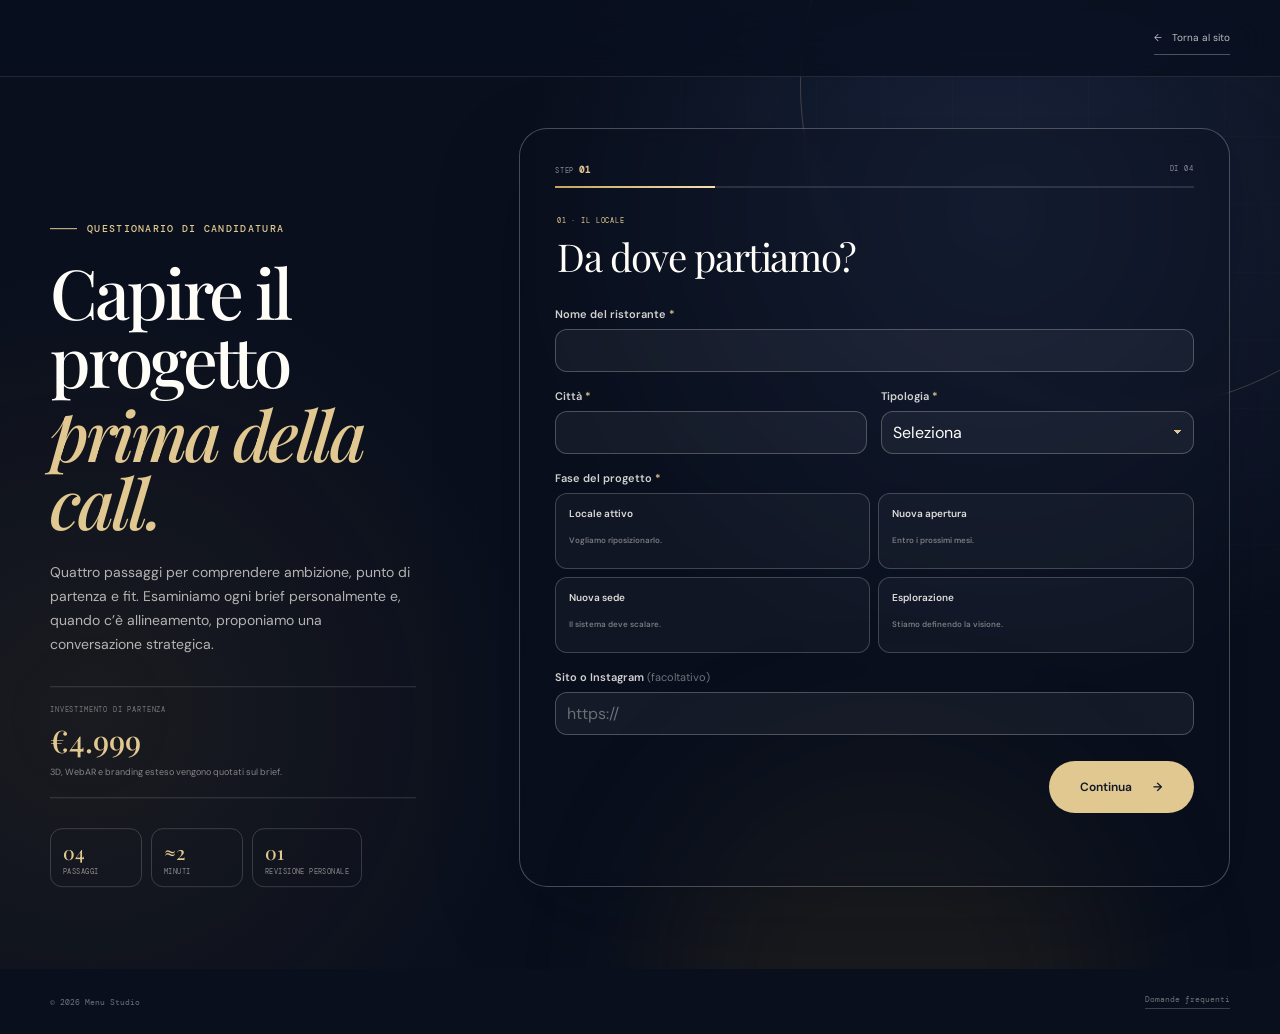
<file: brief.html>
<!doctype html>
<html lang="it">

<head>
  <meta charset="utf-8">
  <meta name="viewport" content="width=device-width, initial-scale=1">
  <meta name="description" content="Questionario di candidatura per un progetto di branding, prodotto digitale, 3D o WebAR dedicato alla ristorazione.">
  <meta name="theme-color" content="#101726">
  <link rel="icon" href="data:,">
  <title>Raccontaci il tuo ristorante | Menu Studio</title>
  <link rel="preconnect" href="https://fonts.googleapis.com">
  <link rel="preconnect" href="https://fonts.gstatic.com" crossorigin>
  <link href="https://fonts.googleapis.com/css2?family=DM+Sans:opsz,wght@9..40,400;9..40,500;9..40,600;9..40,700&family=DM+Mono:wght@400;500&family=Playfair+Display:ital,wght@0,500;0,600;0,700;1,500;1,600&display=swap" rel="stylesheet">
  <link rel="stylesheet" href="landing.css">
</head>

<body class="brief-page">
  <a class="skip-link" href="#questionario">Vai al questionario</a>

  <header class="brief-header">
    <div class="brief-nav shell">
      <a class="brief-back" href="landing.html"><span aria-hidden="true">←</span> Torna al sito</a>
    </div>
  </header>

  <main id="questionario" class="brief-main">
    <div class="contact-light contact-light-one" aria-hidden="true"></div>
    <div class="contact-light contact-light-two" aria-hidden="true"></div>

    <div class="brief-layout shell">
      <div class="brief-intro reveal">
        <p class="eyebrow"><span></span> Questionario di candidatura</p>
        <h1>Capire il progetto <em>prima della call.</em></h1>
        <p>Quattro passaggi per comprendere ambizione, punto di partenza e fit. Esaminiamo ogni brief personalmente e,
          quando c’è allineamento, proponiamo una conversazione strategica.</p>
        <div class="brief-investment"><small>INVESTIMENTO DI PARTENZA</small><strong>€4.999</strong><span>3D, WebAR e branding esteso vengono quotati sul brief.</span></div>
        <div class="questionnaire-meta" aria-label="Informazioni sul questionario">
          <span><b>04</b> passaggi</span><span><b>≈2</b> minuti</span><span><b>01</b> revisione personale</span>
        </div>
      </div>

      <form class="lead-form qualification-form reveal reveal-delay" id="lead-form" data-contact-email="" data-lead-endpoint="https://script.google.com/macros/s/AKfycbysFwHxnrXu6Kh-MZg_fDQzZTTYiA3-_AGlYIdHcUkH9itvbp-AcNV1rB_cIatFtDBUXA/exec">
        <div class="form-progress" role="progressbar" aria-valuemin="1" aria-valuemax="4" aria-valuenow="1" aria-label="Avanzamento questionario" data-form-progressbar>
          <div><span>STEP <b data-form-step-label>01</b></span><i>DI 04</i></div>
          <span class="form-progress-track"><i data-form-progress></i></span>
        </div>

        <input class="honeypot" type="text" name="company_website" tabindex="-1" autocomplete="off" aria-hidden="true">

        <fieldset class="form-step" data-form-step>
          <legend><small>01 · Il locale</small><span>Da dove partiamo?</span></legend>
          <div class="form-row"><label for="restaurant">Nome del ristorante <span aria-hidden="true">*</span></label><input id="restaurant" name="restaurant" type="text" autocomplete="organization" required></div>
          <div class="form-split">
            <div class="form-row"><label for="city">Città <span aria-hidden="true">*</span></label><input id="city" name="city" type="text" autocomplete="address-level2" required></div>
            <div class="form-row"><label for="restaurant-type">Tipologia <span aria-hidden="true">*</span></label><select id="restaurant-type" name="restaurant_type" required><option value="">Seleziona</option><option>Fine dining</option><option>Ristorante premium</option><option>Boutique hotel / resort</option><option>Cocktail bar / lounge</option><option>Format contemporaneo</option><option>Altro</option></select></div>
          </div>
          <div class="form-row"><span class="form-label">Fase del progetto <span aria-hidden="true">*</span></span><div class="option-grid option-grid-two">
            <label class="option-card"><input type="radio" name="stage" value="Riposizionamento di un locale attivo" required><span><b>Locale attivo</b><small>Vogliamo riposizionarlo.</small></span></label>
            <label class="option-card"><input type="radio" name="stage" value="Nuova apertura"><span><b>Nuova apertura</b><small>Entro i prossimi mesi.</small></span></label>
            <label class="option-card"><input type="radio" name="stage" value="Nuova sede o format"><span><b>Nuova sede</b><small>Il sistema deve scalare.</small></span></label>
            <label class="option-card"><input type="radio" name="stage" value="Fase esplorativa"><span><b>Esplorazione</b><small>Stiamo definendo la visione.</small></span></label>
          </div></div>
          <div class="form-row"><label for="website">Sito o Instagram <span class="optional">(facoltativo)</span></label><input id="website" name="website" type="url" placeholder="https://" autocomplete="url"></div>
          <div class="form-actions form-actions-end"><button class="button button-primary" type="button" data-form-next>Continua <span aria-hidden="true">→</span></button></div>
        </fieldset>

        <fieldset class="form-step" data-form-step hidden>
          <legend><small>02 · Ambizione</small><span>Cosa deve cambiare?</span></legend>
          <div class="form-row"><label for="objective">Obiettivo principale <span aria-hidden="true">*</span></label><select id="objective" name="objective" required><option value="">Seleziona l’obiettivo</option><option>Elevare qualità e percezione del locale</option><option>Rendere il brand più riconoscibile</option><option>Preparare una nuova apertura o un rilancio</option><option>Elevare l’esperienza al tavolo</option><option>Presentare meglio piatti e proposta gastronomica</option><option>Costruire un sistema replicabile per più sedi</option></select></div>
          <div class="form-row"><span class="form-label">Cosa vorresti sviluppare? <span aria-hidden="true">*</span></span><div class="option-grid services-grid" data-required-group="services">
            <label class="option-card"><input type="checkbox" name="services" value="Branding e identità"><span><b>Branding</b><small>Strategia e identità.</small></span></label>
            <label class="option-card"><input type="checkbox" name="services" value="Prodotto digitale custom"><span><b>Digital product</b><small>UX, UI e coding.</small></span></label>
            <label class="option-card"><input type="checkbox" name="services" value="Produzione 3D"><span><b>Produzione 3D</b><small>Piatti, oggetti o spazio.</small></span></label>
            <label class="option-card"><input type="checkbox" name="services" value="WebAR"><span><b>WebAR</b><small>Esperienza nel locale.</small></span></label>
            <label class="option-card"><input type="checkbox" name="services" value="Contenuti foto e video"><span><b>Contenuti</b><small>Foto, video e motion.</small></span></label>
            <label class="option-card"><input type="checkbox" name="services" value="Da definire insieme"><span><b>Guidatemi voi</b><small>Definiamo il sistema.</small></span></label>
          </div><small class="group-error" data-group-error hidden>Seleziona almeno un ambito.</small></div>
          <div class="form-row"><label for="assets">Punto di partenza <span aria-hidden="true">*</span></label><select id="assets" name="assets" required><option value="">Seleziona</option><option>Brand già solido, vogliamo elevarlo</option><option>Identità professionale ma poco distintiva</option><option>Immagine frammentata e incoerente</option><option>Serve ripartire dalle fondamenta</option></select></div>
          <div class="form-actions"><button class="button button-ghost" type="button" data-form-back><span aria-hidden="true">←</span> Indietro</button><button class="button button-primary" type="button" data-form-next>Continua <span aria-hidden="true">→</span></button></div>
        </fieldset>

        <fieldset class="form-step" data-form-step hidden>
          <legend><small>03 · Fit</small><span>Investimento e tempi.</span></legend>
          <div class="form-row"><span class="form-label">Investimento previsto <span aria-hidden="true">*</span></span><div class="option-grid budget-grid">
            <label class="option-card"><input type="radio" name="budget" value="€4.999–€10.000" required><span><b>€4.999–10.000</b><small>Esperienza digitale core.</small></span></label>
            <label class="option-card"><input type="radio" name="budget" value="€10.000–€15.000"><span><b>€10.000–15.000</b><small>Sistema più esteso.</small></span></label>
            <label class="option-card"><input type="radio" name="budget" value="€15.000–€25.000"><span><b>€15.000–25.000</b><small>Brand, 3D o WebAR.</small></span></label>
            <label class="option-card"><input type="radio" name="budget" value="Oltre €25.000"><span><b>Oltre €25.000</b><small>Esperienza completa.</small></span></label>
            <label class="option-card option-card-wide"><input type="radio" name="budget" value="Da definire"><span><b>Da definire insieme</b><small>Conosciamo l’ambizione, non ancora il perimetro.</small></span></label>
          </div></div>
          <div class="form-split">
            <div class="form-row"><label for="timeline">Quando vorreste iniziare? <span aria-hidden="true">*</span></label><select id="timeline" name="timeline" required><option value="">Seleziona</option><option>Il prima possibile</option><option>Entro 1–3 mesi</option><option>Entro 3–6 mesi</option><option>Oltre 6 mesi</option><option>Sto raccogliendo informazioni</option></select></div>
            <div class="form-row"><label for="role">Il tuo ruolo <span aria-hidden="true">*</span></label><select id="role" name="role" required><option value="">Seleziona</option><option>Titolare / decisore</option><option>Socio / decisione condivisa</option><option>Marketing / comunicazione</option><option>Sto raccogliendo informazioni per il team</option></select></div>
          </div>
          <div class="form-actions"><button class="button button-ghost" type="button" data-form-back><span aria-hidden="true">←</span> Indietro</button><button class="button button-primary" type="button" data-form-next>Continua <span aria-hidden="true">→</span></button></div>
        </fieldset>

        <fieldset class="form-step" data-form-step hidden>
          <legend><small>04 · Contatto</small><span>Dove possiamo risponderti?</span></legend>
          <div class="form-split">
            <div class="form-row"><label for="name">Nome e cognome <span aria-hidden="true">*</span></label><input id="name" name="name" type="text" autocomplete="name" required></div>
            <div class="form-row"><label for="email">Email <span aria-hidden="true">*</span></label><input id="email" name="email" type="email" autocomplete="email" required></div>
          </div>
          <div class="form-row"><label for="phone">Telefono / WhatsApp <span class="optional">(facoltativo)</span></label><input id="phone" name="phone" type="tel" autocomplete="tel"></div>
          <div class="form-row"><label for="message">Cosa dovremmo sapere della tua visione?</label><textarea id="message" name="message" rows="4" placeholder="Raccontaci il concept, l’atmosfera o ciò che oggi non rappresenta abbastanza il locale…"></textarea></div>
          <label class="privacy-check"><input type="checkbox" name="privacy" required><span>Accetto che questi dati siano utilizzati esclusivamente per valutare e rispondere alla richiesta. <b aria-hidden="true">*</b></span></label>
          <div class="form-actions"><button class="button button-ghost" type="button" data-form-back><span aria-hidden="true">←</span> Indietro</button><button class="button button-primary form-submit" type="submit">Invia il brief <span aria-hidden="true">→</span></button></div>
        </fieldset>

        <p class="form-status" role="status" aria-live="polite" data-form-status></p>
      </form>
    </div>
  </main>

  <div class="brief-success-modal" data-brief-success hidden>
    <button class="brief-success-backdrop" type="button" data-brief-success-close aria-label="Chiudi il messaggio di conferma"></button>
    <section class="brief-success-card" role="dialog" aria-modal="true" aria-labelledby="brief-success-title" aria-describedby="brief-success-description" tabindex="-1">
      <button class="brief-success-close" type="button" data-brief-success-close aria-label="Chiudi">×</button>
      <span class="brief-success-icon" aria-hidden="true">✓</span>
      <p class="brief-success-eyebrow">Richiesta inviata</p>
      <h2 id="brief-success-title">Grazie, il brief è arrivato.</h2>
      <p id="brief-success-description">Esamineremo personalmente il progetto e, se c’è allineamento, ti contatteremo per organizzare una prima conversazione.</p>
      <button class="button button-primary brief-success-action" type="button" data-brief-success-close>Chiudi <span aria-hidden="true">→</span></button>
    </section>
  </div>

  <footer class="brief-footer shell">
    <span>© <span data-year></span> Menu Studio</span>
    <a href="landing.html#domande">Domande frequenti</a>
  </footer>

  <script src="landing.js?v=20260819-2" defer></script>
</body>

</html>
</file>
<file: landing.css>
:root {
  --ink: #111419;
  --ink-soft: #252a31;
  --navy: #101726;
  --navy-deep: #090f1d;
  --paper: #f4f0e8;
  --paper-dark: #dfd8cb;
  --line: rgba(17, 20, 25, .16);
  --gold: #c7a260;
  --gold-pale: #e1c890;
  --cream: #fffdf8;
  --serif: "Playfair Display", Georgia, serif;
  --sans: "DM Sans", Arial, sans-serif;
  --mono: "DM Mono", monospace;
}

* { box-sizing: border-box; }

html { scroll-behavior: smooth; }

body {
  margin: 0;
  min-width: 320px;
  overflow-x: hidden;
  color: var(--ink);
  background: var(--paper);
  font-family: var(--sans);
  -webkit-font-smoothing: antialiased;
  text-rendering: optimizeLegibility;
}

body.menu-open { overflow: hidden; }

button, input, select, textarea { font: inherit; }
button { cursor: pointer; }
a { color: inherit; text-decoration: none; }
img { display: block; max-width: 100%; }

.sr-only {
  position: absolute;
  width: 1px;
  height: 1px;
  overflow: hidden;
  clip: rect(0, 0, 0, 0);
  white-space: nowrap;
}

.skip-link {
  position: fixed;
  z-index: 100;
  left: 1rem;
  top: -5rem;
  padding: .8rem 1rem;
  color: var(--navy);
  background: var(--cream);
  transition: top .2s ease;
}

.skip-link:focus { top: 1rem; }
.shell { width: min(1180px, calc(100% - 64px)); margin: 0 auto; }
.section { padding: clamp(6.5rem, 11vw, 10.5rem) 0; }

.site-header {
  position: absolute;
  z-index: 20;
  top: 0;
  left: 0;
  width: 100%;
  color: var(--cream);
}

.nav-shell {
  display: flex;
  align-items: center;
  justify-content: space-between;
  width: min(1328px, calc(100% - 64px));
  min-height: 92px;
  margin: 0 auto;
}

.nav-shell-logo-free { justify-content: flex-end; }

.brand { display: inline-flex; align-items: center; gap: 10px; }
.brand-mark {
  display: grid;
  width: 31px;
  height: 31px;
  place-items: center;
  border: 1px solid currentColor;
  border-radius: 50%;
  font-family: var(--serif);
  font-size: 19px;
  font-style: italic;
  line-height: 1;
}
.brand-name { font-size: 9px; font-weight: 700; letter-spacing: .18em; line-height: 1.15; }
.brand-name { display: grid; gap: 3px; }
.brand-name small { color: var(--gold-pale); font-family: var(--mono); font-size: 5px; font-weight: 500; letter-spacing: .12em; white-space: nowrap; }

.site-menu { display: flex; align-items: center; gap: clamp(1.3rem, 2.5vw, 2.4rem); font-size: 12px; font-weight: 500; }
.site-menu > a:not(.nav-cta) { opacity: .78; transition: opacity .2s ease; }
.site-menu > a:not(.nav-cta):hover, .site-menu > a:not(.nav-cta):focus-visible { opacity: 1; }
.nav-cta { padding: 12px 17px; border: 1px solid rgba(255, 253, 248, .48); transition: color .2s ease, background .2s ease; }
.nav-cta:hover, .nav-cta:focus-visible { color: var(--navy); background: var(--cream); }

.menu-toggle { display: none; color: inherit; background: none; border: 0; }

.hero {
  position: relative;
  min-height: max(760px, 100svh);
  overflow: hidden;
  color: var(--cream);
  background: var(--navy);
}

.hero::before {
  position: absolute;
  inset: 0;
  content: "";
  background: linear-gradient(110deg, rgba(9, 15, 29, .28), transparent 55%), radial-gradient(circle at 75% 55%, rgba(64, 83, 125, .38), transparent 28%);
  pointer-events: none;
}

.hero-grid { position: relative; z-index: 1; display: grid; grid-template-columns: minmax(0, .95fr) minmax(440px, 1.05fr); align-items: center; min-height: min(830px, 100svh); padding-top: 92px; gap: clamp(2rem, 5vw, 6rem); }
.hero-copy { max-width: 655px; padding: 4rem 0 5.7rem; }

.eyebrow { display: flex; align-items: center; gap: 10px; margin: 0 0 23px; color: var(--gold-pale); font-family: var(--mono); font-size: 10px; font-weight: 500; letter-spacing: .13em; text-transform: uppercase; }
.eyebrow > span { display: block; width: 27px; height: 1px; background: currentColor; }
.eyebrow-dark { color: #85672d; }

h1, h2, h3, p { margin-top: 0; }
h1, h2, h3 { font-weight: 500; }
h1, h2 { font-family: var(--serif); letter-spacing: -.045em; }
h1 { max-width: 700px; margin-bottom: 1.8rem; font-size: clamp(3.25rem, 5.8vw, 5.85rem); line-height: .98; }
h1 em, h2 em { color: var(--gold-pale); font-weight: 500; }
.hero-text { max-width: 530px; margin-bottom: 2.25rem; color: rgba(255, 253, 248, .76); font-size: clamp(1rem, 1.4vw, 1.1rem); line-height: 1.65; }

.hero-actions { display: flex; flex-wrap: wrap; align-items: center; gap: 12px 25px; }
.button { display: inline-flex; align-items: center; justify-content: center; gap: 21px; min-height: 52px; padding: 0 21px; border: 1px solid transparent; font-size: 12px; font-weight: 600; transition: transform .25s ease, color .25s ease, border-color .25s ease, background .25s ease; }
.button:hover, .button:focus-visible { transform: translateY(-2px); }
.button-primary { color: var(--navy); background: var(--gold-pale); }
.button-primary:hover, .button-primary:focus-visible { background: var(--cream); }
.button-text { min-height: 52px; padding: 0 21px; color: var(--cream); border-color: #fff; }
.button-text:hover, .button-text:focus-visible { color: var(--navy); border-color: #fff; background: #fff; }
.button-dark { color: var(--cream); background: var(--ink); }
.button-dark:hover, .button-dark:focus-visible { background: #3e372b; }

.hero-signals { display: grid; grid-template-columns: repeat(3, auto); justify-content: start; gap: clamp(1.4rem, 3vw, 3.1rem); margin-top: clamp(2.5rem, 5vw, 4.5rem); }
.hero-signals > div { display: grid; gap: 5px; }
.hero-signals strong { color: var(--cream); font-family: var(--mono); font-size: 10px; font-weight: 500; letter-spacing: .05em; text-transform: uppercase; }
.hero-signals span { color: rgba(255, 253, 248, .55); font-size: 11px; }

.hero-visual { position: relative; width: min(100%, 570px); height: 640px; justify-self: end; }
.phone-shadow { position: absolute; z-index: -1; left: 10%; bottom: 1%; width: 75%; height: 20%; border-radius: 50%; background: rgba(0, 0, 0, .65); filter: blur(35px); transform: rotate(-12deg); }
.phone { position: absolute; z-index: 3; top: 20px; left: 50%; width: 325px; height: 595px; padding: 9px; overflow: hidden; border: 1px solid rgba(255, 255, 255, .32); border-radius: 42px; background: #0c0d0f; box-shadow: 26px 28px 70px rgba(0, 0, 0, .45), inset 0 0 0 1px #222; transform: translateX(-50%) rotate(8deg); }
.phone-speaker { position: absolute; z-index: 2; top: 16px; left: 50%; width: 100px; height: 22px; border-radius: 30px; background: #090a0c; transform: translateX(-50%); }
.phone-screen { position: relative; height: 100%; overflow: hidden; border-radius: 34px; background: radial-gradient(circle at 25% 18%, #344eaa 0, #131b38 38%, #080e1c 100%); }
.phone-screen::after { position: absolute; inset: 0; content: ""; background: linear-gradient(180deg, transparent 60%, rgba(0, 0, 0, .35)); pointer-events: none; }
.hero-preview-video { display: block; width: 100%; height: 100%; object-fit: cover; object-position: center; }
.demo-status { display: flex; justify-content: space-between; padding: 15px 21px 0; color: rgba(255,255,255,.88); font-size: 8px; font-weight: 700; }
.demo-status-icons { letter-spacing: 1px; }
.demo-logo { display: flex; justify-content: center; height: 62px; padding-top: 21px; }
.demo-logo img { width: 94px; height: fit-content; object-fit: contain; }
.demo-greeting { margin: 7px 27px 0; font-family: var(--serif); font-size: 27px; font-style: italic; line-height: 1.02; }
.demo-section-title { margin: 22px 27px 0; color: var(--gold-pale); font-family: var(--mono); font-size: 7px; font-weight: 500; letter-spacing: .17em; }
.demo-plate-wrap { position: relative; width: 285px; height: 260px; margin: -6px auto -2px; }
.demo-plate { width: 100%; height: 100%; object-fit: contain; filter: drop-shadow(14px 22px 18px rgba(0, 0, 0, .55)); }
.demo-tag { position: absolute; z-index: 1; top: 25px; left: 17px; padding: 6px 8px; color: var(--cream); border: 1px solid rgba(255,255,255,.22); border-radius: 20px; background: rgba(12, 18, 39, .55); backdrop-filter: blur(7px); font-size: 6px; letter-spacing: .08em; }
.demo-dish-info { display: flex; justify-content: space-between; gap: 10px; padding: 0 25px; }
.demo-dish-info strong { display: block; font-size: 13px; font-weight: 600; }
.demo-dish-info p { margin: 4px 0 0; color: rgba(255,255,255,.57); font-size: 8px; }
.demo-dish-info b { padding-top: 4px; color: var(--gold-pale); font-family: var(--serif); font-size: 16px; }
.demo-categories { display: flex; gap: 7px; margin: 21px 25px 0; overflow: hidden; }
.demo-categories span { padding: 7px 10px; border: 1px solid rgba(255,255,255,.17); border-radius: 12px; color: rgba(255,255,255,.62); font-size: 7px; white-space: nowrap; }
.demo-categories .active { color: #0e1730; border-color: var(--cream); background: var(--cream); }

.dish-orbit { position: absolute; z-index: 1; width: 188px; height: 188px; overflow: hidden; border: 1px solid rgba(255, 253, 248, .28); border-radius: 50%; background: #e9e3d8; box-shadow: 0 16px 38px rgba(0,0,0,.24); }
.dish-orbit img { width: 100%; height: 100%; object-fit: cover; transform: scale(1.08); }
.dish-orbit-top { top: 7px; right: 3px; }
.visual-note { position: absolute; z-index: 4; display: inline-flex; align-items: center; gap: 8px; color: var(--cream); font-family: var(--mono); font-size: 9px; letter-spacing: .08em; text-transform: uppercase; }
.visual-note > span { display: block; width: 6px; height: 6px; border-radius: 50%; background: #bfd28d; box-shadow: 0 0 0 5px rgba(191,210,141,.12); }
.visual-note-top { top: 25px; left: 1px; }
.visual-note-bottom { right: 0; bottom: 6px; padding-bottom: 7px; border-bottom: 1px solid rgba(255, 253, 248, .46); transition: border-color .2s ease; }
.visual-note-bottom:hover, .visual-note-bottom:focus-visible { border-color: var(--gold-pale); }
.visual-star { position: absolute; z-index: 4; color: var(--gold-pale); font-size: 21px; }
.star-one { right: 77px; bottom: 115px; }.star-two { left: 31px; bottom: 80px; font-size: 12px; }
.hero-orb { position: absolute; border-radius: 50%; filter: blur(1px); }
.hero-orb-one { top: 14%; right: -15%; width: 440px; height: 440px; border: 1px solid rgba(226, 200, 144, .13); }
.hero-orb-two { right: 5%; bottom: -12%; width: 340px; height: 340px; border: 1px solid rgba(226, 200, 144, .12); }
.hero-footer { position: absolute; z-index: 2; bottom: 28px; left: 50%; display: flex; align-items: center; gap: 13px; color: rgba(255,253,248,.44); font-family: var(--mono); font-size: 8px; letter-spacing: .11em; transform: translateX(-50%); }
.hero-footer i { display: block; width: clamp(70px, 16vw, 185px); height: 1px; background: rgba(255,253,248,.3); }

.statement { display: grid; grid-template-columns: 110px 1fr; gap: clamp(2rem, 6vw, 7rem); }
.statement-index { padding-top: 5px; color: #aa904f; font-family: var(--mono); font-size: 11px; }
.statement-content { max-width: 950px; }
h2 { margin-bottom: 2.3rem; color: var(--ink); font-size: clamp(2.6rem, 5vw, 5rem); line-height: 1.02; }
.statement h2 { max-width: 930px; }
.statement h2 em { color: #9a7836; }
.statement-bottom { display: grid; grid-template-columns: minmax(0, 430px) auto; align-items: end; justify-content: space-between; gap: 2.3rem; padding-top: 1rem; }
.statement-bottom p { margin: 0; color: #53544f; font-size: 15px; line-height: 1.7; }
.text-link { display: inline-flex; align-items: center; gap: 17px; width: fit-content; padding-bottom: 8px; border-bottom: 1px solid currentColor; font-size: 12px; font-weight: 600; white-space: nowrap; transition: color .2s ease; }
.text-link:hover, .text-link:focus-visible { color: #896b31; }

.section-dark { padding: clamp(6.5rem, 11vw, 10.5rem) 0; color: var(--cream); background: var(--navy-deep); }
.section-heading { display: grid; grid-template-columns: minmax(0, 1fr) minmax(280px, .48fr); align-items: end; gap: 2rem 5rem; margin-bottom: clamp(3rem, 6vw, 5rem); }
.section-heading .eyebrow { grid-column: 1 / -1; margin-bottom: -2px; }
.section-heading h2 { max-width: 710px; margin: 0; color: var(--cream); }
.section-heading h2 em { color: var(--gold-pale); }
.section-heading > p:last-child { margin: 0 0 6px; color: rgba(255,253,248,.6); font-size: 15px; line-height: 1.7; }
.feature-grid { display: grid; grid-template-columns: repeat(2, minmax(0, 1fr)); gap: 12px; }
.feature-card { position: relative; display: flex; flex-direction: column; min-height: 330px; padding: clamp(1.5rem, 3vw, 2.5rem); overflow: hidden; border: 1px solid rgba(255,253,248,.16); background: #111b31; }
.feature-card-large { background: #182440; }
.feature-card-image { isolation: isolate; color: var(--cream); }
.feature-card-image-bg { position: absolute; z-index: -2; inset: 0; background: #292216; }
.feature-card-image-bg::after { position: absolute; inset: 0; content: ""; background: linear-gradient(180deg, rgba(4,8,14,.05), rgba(5,8,13,.88)); }
.feature-card-image-bg img { width: 100%; height: 100%; object-fit: cover; opacity: .82; }
.feature-card-overlay { display: flex; flex: 1; flex-direction: column; }
.feature-number { align-self: flex-end; color: rgba(255,253,248,.52); font-family: var(--mono); font-size: 9px; }
.feature-icon { width: 35px; height: 35px; margin-top: auto; margin-bottom: 25px; color: var(--gold-pale); }
.feature-icon svg { width: 100%; height: 100%; stroke: currentColor; stroke-width: 1.25; }
.feature-card h3 { max-width: 380px; margin: 0 0 10px; font-family: var(--serif); font-size: clamp(1.55rem, 2.2vw, 2rem); line-height: 1.08; letter-spacing: -.035em; }
.feature-card p { max-width: 415px; margin: 0; color: rgba(255,253,248,.58); font-size: 13px; line-height: 1.62; }
.feature-art-type { position: absolute; right: 19px; bottom: -28px; display: flex; align-items: baseline; gap: 6px; color: rgba(226,200,144,.15); font-family: var(--serif); line-height: 1; }
.feature-art-type i:nth-child(1) { font-size: 132px; }.feature-art-type i:nth-child(2) { font-size: 95px; font-style: italic; }.feature-art-type i:nth-child(3) { font-size: 72px; }
.allergen-chips { display: flex; gap: 7px; margin-top: auto; padding-top: 33px; }
.allergen-chips span { display: grid; width: 28px; height: 28px; place-items: center; border: 1px solid rgba(255,253,248,.28); border-radius: 50%; color: rgba(255,253,248,.76); font-family: var(--mono); font-size: 7px; }
.qr-grid { display: grid; grid-template-columns: repeat(3, 10px); grid-template-rows: repeat(3, 10px); gap: 3px; margin-top: auto; padding-top: 26px; }
.qr-grid i { display: block; background: var(--gold-pale); }.qr-grid i:nth-child(2),.qr-grid i:nth-child(4),.qr-grid i:nth-child(6),.qr-grid i:nth-child(8) { opacity: .25; }
.feature-footnote { margin: 23px 0 0; color: rgba(255,253,248,.45); font-size: 11px; }

.demo-section { display: grid; grid-template-columns: minmax(0, .9fr) minmax(390px, 1.1fr); align-items: center; gap: clamp(3rem, 8vw, 10rem); }
.demo-intro { max-width: 490px; }
.demo-intro h2 { margin-bottom: 1.5rem; font-size: clamp(2.55rem, 4.3vw, 4.35rem); }
.demo-intro h2 em { color: #967638; }
.demo-intro > p:not(.eyebrow) { margin-bottom: 2rem; color: #54554f; font-size: 15px; line-height: 1.7; }
.demo-intro .fit-grid { margin-bottom: 28px; }
.menu-preview { position: relative; width: min(100%, 565px); justify-self: end; overflow: hidden; border: 1px solid #bfb7a8; background: #f8f5ed; box-shadow: 19px 23px 0 #d9d1c4; }
.preview-topbar { display: flex; align-items: center; gap: 7px; height: 40px; padding: 0 13px; border-bottom: 1px solid #c8c0b3; color: #6f6d65; font-family: var(--mono); font-size: 8px; }
.preview-topbar > span { width: 7px; height: 7px; border: 1px solid #847c70; border-radius: 50%; }.preview-topbar b { flex: 1; margin-left: 6px; font-weight: 400; }.preview-topbar i { font-style: normal; font-size: 13px; }
.preview-body { position: relative; min-height: 490px; overflow: hidden; color: #fff; background: radial-gradient(circle at 27% 20%, #3f5bb4, #121a37 48%, #070d1c 100%); }
.preview-body::before { position: absolute; z-index: 0; right: -27%; bottom: -35%; width: 70%; height: 90%; border: 1px solid rgba(255,255,255,.18); border-radius: 50%; content: ""; }
.preview-header { position: relative; z-index: 1; display: flex; justify-content: space-between; align-items: center; padding: 23px 29px 0; }.preview-header img { width: 94px; }.preview-header span { color: rgba(255,255,255,.66); font-size: 9px; }
.preview-greeting { position: relative; z-index: 1; margin: 29px 29px 0; font-family: var(--serif); font-size: 35px; font-style: italic; line-height: .96; }
.preview-photo { position: relative; z-index: 1; width: 410px; height: 292px; margin: -5px auto -30px; }.preview-photo img { width: 100%; height: 100%; object-fit: contain; filter: drop-shadow(15px 22px 18px rgba(0,0,0,.48)); }
.preview-copy { position: relative; z-index: 1; margin: 0 29px; }.preview-copy b { font-size: 15px; }.preview-copy span { float: right; color: var(--gold-pale); font-family: var(--serif); font-size: 19px; }.preview-copy p { margin: 7px 0; color: rgba(255,255,255,.58); font-size: 9px; }
.preview-menu-line { position: relative; z-index: 1; display: flex; gap: 10px; margin: 19px 29px; }.preview-menu-line i { display: block; width: 70px; height: 26px; border: 1px solid rgba(255,255,255,.3); border-radius: 17px; }.preview-menu-line .wide { width: 90px; background: rgba(255,255,255,.88); }
.preview-hitarea { position: absolute; inset: 0; z-index: 2; }

.process-section { padding: clamp(6.5rem, 11vw, 10.5rem) 0; color: var(--cream); background: #827143; }
.process-heading { display: grid; grid-template-columns: minmax(0, 1fr) minmax(260px, .45fr); gap: 2rem; padding-bottom: clamp(3rem, 6vw, 5rem); border-bottom: 1px solid rgba(255,253,248,.32); }.process-heading .eyebrow { grid-column: 1 / -1; margin-bottom: 0; color: #fff0c9; }.process-heading h2 { margin: 0; color: var(--cream); font-size: clamp(2.55rem, 4.4vw, 4.5rem); }.process-heading h2 em { color: #fff0c9; }
.process-list { padding: 0; margin: 0; list-style: none; }.process-list li { display: grid; grid-template-columns: 94px minmax(0, 1fr) auto; gap: 1rem; align-items: start; padding: clamp(2.2rem, 4.5vw, 3.9rem) 0; border-bottom: 1px solid rgba(255,253,248,.32); }.process-count { color: #fff0c9; font-family: var(--mono); font-size: 10px; }.process-list h3 { margin: 0 0 9px; font-family: var(--serif); font-size: clamp(1.65rem, 2.6vw, 2.35rem); letter-spacing: -.035em; }.process-list p { max-width: 560px; margin: 0; color: rgba(255,253,248,.72); font-size: 14px; line-height: 1.6; }.process-arrow { color: #fff0c9; font-family: var(--serif); font-size: 33px; line-height: .7; }

.faq-section { display: grid; grid-template-columns: minmax(280px, .72fr) minmax(0, 1.28fr); gap: clamp(2rem, 8vw, 9rem); }.faq-intro h2 { max-width: 400px; margin-bottom: 0; font-size: clamp(2.6rem, 4.2vw, 4.15rem); }.faq-intro h2 em { color: #997939; }.faq-list { border-top: 1px solid var(--line); }.faq-item { border-bottom: 1px solid var(--line); }.faq-item h3 { margin: 0; }.faq-item button { display: flex; align-items: center; justify-content: space-between; width: 100%; padding: 22px 0; color: var(--ink); border: 0; background: transparent; font-size: 15px; font-weight: 500; text-align: left; }.faq-item button i { flex: 0 0 auto; margin-left: 18px; color: #967638; font-size: 24px; font-style: normal; font-weight: 400; transition: transform .25s ease; }.faq-item button[aria-expanded="true"] i { transform: rotate(45deg); }.faq-panel { display: grid; grid-template-rows: 0fr; transition: grid-template-rows .3s ease; }.faq-panel > p { min-height: 0; margin: 0; overflow: hidden; color: #575750; font-size: 14px; line-height: 1.65; }.faq-item.is-open .faq-panel { grid-template-rows: 1fr; }.faq-item.is-open .faq-panel > p { padding-bottom: 23px; }

.contact-section { position: relative; overflow: hidden; color: var(--cream); background: #192644; }.contact-shell { position: relative; z-index: 1; display: grid; grid-template-columns: minmax(0, .9fr) minmax(380px, 1fr); gap: clamp(3rem, 8vw, 9rem); padding: clamp(6.5rem, 11vw, 10rem) 0; }.contact-copy { max-width: 510px; }.contact-copy h2 { color: var(--cream); font-size: clamp(2.7rem, 4.9vw, 4.8rem); }.contact-copy h2 em { color: var(--gold-pale); }.contact-copy > p:not(.eyebrow) { color: rgba(255,253,248,.7); font-size: 15px; line-height: 1.7; }.contact-aside { max-width: 330px; margin-top: 2rem !important; padding-top: 19px; border-top: 1px solid rgba(255,253,248,.24); color: var(--gold-pale) !important; font-family: var(--serif); font-size: 17px !important; font-style: italic; line-height: 1.4 !important; }.contact-light { position: absolute; border-radius: 50%; }.contact-light-one { top: -240px; right: -170px; width: 650px; height: 650px; border: 1px solid rgba(226,200,144,.24); }.contact-light-two { right: 13%; bottom: -235px; width: 450px; height: 450px; background: rgba(115, 87, 36, .16); filter: blur(70px); }
.lead-form { padding: clamp(1.4rem, 3vw, 2.4rem); border: 1px solid rgba(255,253,248,.25); background: rgba(9, 15, 29, .36); backdrop-filter: blur(8px); }.form-row { display: grid; gap: 8px; margin-bottom: 17px; }.form-row label { color: rgba(255,253,248,.82); font-size: 11px; font-weight: 600; }.form-row label > span:not(.optional) { color: var(--gold-pale); }.optional { color: rgba(255,253,248,.42); font-weight: 400; }.form-split { display: grid; grid-template-columns: 1fr 1fr; gap: 14px; }.lead-form input, .lead-form select, .lead-form textarea { width: 100%; border: 1px solid rgba(255,253,248,.24); border-radius: 0; outline: none; color: var(--cream); background: rgba(255,253,248,.05); transition: border-color .2s ease, background .2s ease; }.lead-form input, .lead-form select { height: 43px; padding: 0 11px; }.lead-form textarea { min-height: 83px; padding: 10px 11px; resize: vertical; }.lead-form select { appearance: none; background-image: linear-gradient(45deg, transparent 50%, var(--gold-pale) 50%), linear-gradient(135deg, var(--gold-pale) 50%, transparent 50%); background-position: calc(100% - 15px) 18px, calc(100% - 11px) 18px; background-size: 4px 4px, 4px 4px; background-repeat: no-repeat; }.lead-form option { color: var(--ink); }.lead-form ::placeholder { color: rgba(255,253,248,.37); }.lead-form input:focus, .lead-form select:focus, .lead-form textarea:focus { border-color: var(--gold-pale); background-color: rgba(255,253,248,.1); }.form-submit { width: 100%; margin-top: 4px; }.form-status { min-height: 20px; margin: 13px 0 0; color: var(--gold-pale); font-size: 11px; line-height: 1.45; }.form-status.is-error { color: #ffb4a3; }

.site-footer { color: var(--cream); background: var(--navy-deep); }.footer-grid { display: grid; grid-template-columns: 1fr 1.3fr auto; align-items: start; gap: 2rem; padding-top: 43px; padding-bottom: 28px; }.brand-footer { color: var(--gold-pale); }.footer-grid > p { margin: 0; color: rgba(255,253,248,.58); font-size: 12px; line-height: 1.6; }.footer-link { color: var(--cream); }.footer-grid small { grid-column: 1 / -1; padding-top: 42px; border-top: 1px solid rgba(255,253,248,.14); color: rgba(255,253,248,.42); font-family: var(--mono); font-size: 8px; letter-spacing: .06em; }
.footer-grid-logo-free { grid-template-columns: 1.3fr auto; }

.reveal { opacity: 0; transform: translateY(20px); transition: opacity .65s cubic-bezier(.2,.65,.25,1), transform .65s cubic-bezier(.2,.65,.25,1); }.reveal.is-visible { opacity: 1; transform: translateY(0); }.reveal-delay { transition-delay: .12s; }.reveal-delay-small { transition-delay: .08s; }

@media (max-width: 950px) {
  .hero-grid { grid-template-columns: 1fr; min-height: auto; padding-top: 130px; }.hero-copy { max-width: 700px; padding: 1rem 0 0; }.hero-visual { justify-self: center; margin: -16px 0 57px; transform: scale(.9); transform-origin: center bottom; }.hero-footer { display: none; }.statement { grid-template-columns: 64px 1fr; }.demo-section, .contact-shell { grid-template-columns: 1fr; }.demo-intro, .contact-copy { max-width: 610px; }.menu-preview { justify-self: start; }.contact-shell { gap: 3.8rem; }.contact-copy h2 { max-width: 750px; }.lead-form { max-width: 650px; }.faq-section { grid-template-columns: 1fr; gap: 3rem; }.faq-intro h2 { max-width: 630px; }
}

@media (max-width: 680px) {
  .shell { width: min(100% - 40px, 1180px); }.nav-shell { width: calc(100% - 40px); min-height: 72px; }.site-header { position: absolute; }.menu-toggle { position: relative; z-index: 2; display: grid; gap: 6px; width: 41px; height: 41px; place-content: center; }.menu-toggle span:not(.sr-only) { display: block; width: 22px; height: 1px; background: currentColor; transition: transform .25s ease; }.menu-toggle[aria-expanded="true"] span:nth-child(2) { transform: translateY(3.5px) rotate(45deg); }.menu-toggle[aria-expanded="true"] span:nth-child(3) { transform: translateY(-3.5px) rotate(-45deg); }.site-menu { position: fixed; inset: 0; display: flex; flex-direction: column; align-items: flex-start; justify-content: center; gap: 27px; padding: 85px 40px; color: var(--navy); background: var(--paper); font-family: var(--serif); font-size: 2.2rem; opacity: 0; pointer-events: none; transform: translateY(-12px); transition: opacity .25s ease, transform .25s ease; }.site-menu.is-open { opacity: 1; pointer-events: auto; transform: translateY(0); }.site-menu > a:not(.nav-cta) { opacity: 1; }.nav-cta { margin-top: 13px; padding: 0 0 8px; border-width: 0 0 1px; font-family: var(--sans); font-size: 14px; }
  .hero { min-height: auto; }.hero-grid { padding-top: 101px; }.hero-copy { padding-bottom: 0; }.eyebrow { margin-bottom: 18px; font-size: 9px; } h1 { margin-bottom: 1.4rem; font-size: clamp(2.92rem, 13.5vw, 4.2rem); }.hero-text { font-size: 15px; }.hero-signals { grid-template-columns: repeat(3, 1fr); gap: 11px; margin-top: 2.7rem; }.hero-signals strong { font-size: 8px; }.hero-signals span { font-size: 9px; line-height: 1.35; }.hero-visual { width: 390px; height: 515px; margin: -5px auto 0; transform: scale(.78); transform-origin: center bottom; }.phone { top: 8px; }.visual-note-top { left: 4px; }.visual-note-bottom { right: 4px; bottom: 16px; }
  .statement { grid-template-columns: 1fr; gap: 25px; }.statement-index { padding: 0; }.statement-bottom { grid-template-columns: 1fr; align-items: start; gap: 1.8rem; }.statement-bottom p { font-size: 14px; } h2 { margin-bottom: 1.6rem; font-size: clamp(2.45rem, 10.5vw, 3.6rem); }.section-heading { grid-template-columns: 1fr; gap: 0; }.section-heading .eyebrow { grid-column: auto; margin-bottom: 18px; }.section-heading > p:last-child { margin-top: 0; font-size: 14px; }.feature-grid { grid-template-columns: 1fr; }.feature-card { min-height: 292px; }.feature-card h3 { font-size: 1.75rem; }.demo-section { gap: 2.8rem; }.demo-intro > p:not(.eyebrow) { font-size: 14px; }.menu-preview { width: calc(100% - 12px); box-shadow: 12px 14px 0 #d9d1c4; }.preview-body { min-height: 370px; }.preview-header { padding: 18px 21px 0; }.preview-greeting { margin: 20px 21px 0; font-size: 27px; }.preview-photo { width: 310px; height: 220px; margin: -5px auto -24px; }.preview-copy { margin: 0 21px; }.preview-menu-line { margin: 16px 21px; }.process-heading { display: block; }.process-heading h2 { font-size: clamp(2.45rem, 10.5vw, 3.55rem); }.process-list li { grid-template-columns: 48px minmax(0, 1fr); gap: 12px; }.process-list h3 { font-size: 1.6rem; }.process-list p { font-size: 13px; }.process-arrow { display: none; }.faq-section { gap: 2.6rem; }.faq-item button { padding: 19px 0; font-size: 14px; }.contact-shell { gap: 2.8rem; }.contact-copy > p:not(.eyebrow) { font-size: 14px; }.form-split { grid-template-columns: 1fr; gap: 0; }.footer-grid { grid-template-columns: 1fr; gap: 1.4rem; }.footer-link { justify-self: start; }.footer-grid small { margin-top: 1.5rem; padding-top: 24px; }
  .site-menu { visibility: hidden; transition: opacity .25s ease, transform .25s ease, visibility 0s linear .25s; }
  .site-menu.is-open { visibility: visible; transition-delay: 0s; }
}

@media (max-width: 680px) {
  .footer-grid-logo-free { grid-template-columns: 1fr; }
}

@media (max-width: 390px) { .hero-actions { align-items: flex-start; flex-direction: column; gap: 13px; }.hero-visual { margin-left: -16px; }.hero-signals { gap: 7px; }.hero-signals span { font-size: 8px; }.button { min-height: 49px; }.demo-categories { margin-top: 15px; } }

@media (prefers-reduced-motion: reduce) { html { scroll-behavior: auto; }.reveal { opacity: 1; transform: none; transition: none; }.button, .site-menu, .menu-toggle span, .faq-panel, .faq-item button i { transition: none; } }

/* ============================================================
   MODERN UI LAYER
   ============================================================ */
:root {
  --radius-sm: 12px;
  --radius-md: 20px;
  --radius-lg: 28px;
  --ease-out: cubic-bezier(.16, 1, .3, 1);
  --ease-standard: cubic-bezier(.65, 0, .35, 1);
  --motion-fast: 180ms;
  --motion-ui: 340ms;
  --motion-enter: 760ms;
}

html { scroll-padding-top: 88px; }

body {
  background:
    radial-gradient(circle at 8% 28%, rgba(199, 162, 96, .08), transparent 23rem),
    var(--paper);
}

section[id] { scroll-margin-top: 84px; }

:focus-visible {
  outline: 2px solid var(--gold-pale);
  outline-offset: 4px;
}

.scroll-progress {
  position: fixed;
  z-index: 60;
  top: 0;
  left: 0;
  width: 100%;
  height: 2px;
  pointer-events: none;
}

.scroll-progress span {
  display: block;
  width: 100%;
  height: 100%;
  background: linear-gradient(90deg, #f6deb0, var(--gold), #fff4d5);
  box-shadow: 0 0 16px rgba(225, 200, 144, .6);
  transform: scaleX(0);
  transform-origin: left center;
  will-change: transform;
}

.site-header {
  position: fixed;
  transition: color var(--motion-ui) ease, background var(--motion-ui) ease, border-color var(--motion-ui) ease, box-shadow var(--motion-ui) ease;
}

.site-header::before {
  position: absolute;
  inset: 0;
  z-index: -1;
  border-bottom: 1px solid transparent;
  content: "";
  transition: background var(--motion-ui) ease, border-color var(--motion-ui) ease, backdrop-filter var(--motion-ui) ease;
}

.site-header.is-scrolled::before {
  border-color: rgba(255, 253, 248, .1);
  background: rgba(9, 15, 29, .78);
  box-shadow: 0 14px 40px rgba(3, 7, 15, .12);
  -webkit-backdrop-filter: blur(18px) saturate(130%);
  backdrop-filter: blur(18px) saturate(130%);
}

.nav-shell { transition: min-height var(--motion-ui) var(--ease-out); }
.site-header.is-scrolled .nav-shell { min-height: 70px; }

.brand-mark {
  transition: color var(--motion-fast) ease, background var(--motion-fast) ease, transform var(--motion-fast) var(--ease-out);
}

.brand:hover .brand-mark,
.brand:focus-visible .brand-mark {
  color: var(--navy);
  background: var(--gold-pale);
  transform: rotate(-8deg);
}

.site-menu > a:not(.nav-cta) { position: relative; padding: 10px 0; }
.site-menu > a:not(.nav-cta)::after {
  position: absolute;
  right: 0;
  bottom: 4px;
  left: 0;
  height: 1px;
  background: var(--gold-pale);
  content: "";
  transform: scaleX(0);
  transform-origin: right;
  transition: transform var(--motion-fast) var(--ease-out);
}
.site-menu > a:hover::after,
.site-menu > a:focus-visible::after,
.site-menu > a[aria-current="true"]::after { transform: scaleX(1); transform-origin: left; }

.nav-cta,
.button { border-radius: 999px; }

.button { position: relative; overflow: hidden; isolation: isolate; }
.button::before {
  position: absolute;
  inset: 0;
  z-index: -1;
  background: linear-gradient(110deg, transparent 20%, rgba(255, 255, 255, .42) 47%, transparent 72%);
  content: "";
  transform: translateX(-130%);
  transition: transform .65s var(--ease-out);
}
.button:hover::before,
.button:focus-visible::before { transform: translateX(130%); }
.button > span,
.text-link > span,
.nav-cta > span { display: inline-block; transition: transform var(--motion-fast) var(--ease-out); }
.button:hover > span,
.button:focus-visible > span,
.text-link:hover > span,
.text-link:focus-visible > span,
.nav-cta:hover > span,
.nav-cta:focus-visible > span { transform: translateX(4px); }

.hero { isolation: isolate; }
.hero::after {
  position: absolute;
  inset: 0;
  z-index: 0;
  background-image:
    linear-gradient(rgba(255, 255, 255, .025) 1px, transparent 1px),
    linear-gradient(90deg, rgba(255, 255, 255, .025) 1px, transparent 1px);
  background-size: 74px 74px;
  content: "";
  -webkit-mask-image: linear-gradient(90deg, transparent, #000 42%, #000 84%, transparent);
  mask-image: linear-gradient(90deg, transparent, #000 42%, #000 84%, transparent);
  pointer-events: none;
}

.hero h1 em { display: block; margin-top: .12em; }
.contact-copy h2 em { display: block; margin-top: .12em; }

.hero-signals > div {
  padding: 11px 13px;
  border: 1px solid rgba(255, 253, 248, .12);
  border-radius: var(--radius-sm);
  background: rgba(255, 255, 255, .035);
  -webkit-backdrop-filter: blur(8px);
  backdrop-filter: blur(8px);
}

.hero-visual {
  --tilt-x: 0deg;
  --tilt-y: 0deg;
  perspective: 1100px;
}

.phone {
  transform-style: preserve-3d;
  animation: phoneFloat 7s ease-in-out infinite;
}

.hero-visual:hover .phone {
  box-shadow: 31px 36px 85px rgba(0, 0, 0, .52), inset 0 0 0 1px #2a2d32;
}

.phone-screen { transform: translateZ(1px); }
.demo-plate { animation: plateFloat 5.8s ease-in-out infinite; }
.dish-orbit-top { animation: orbitFloat 6.4s ease-in-out infinite; }
.visual-star { animation: starPulse 3.6s ease-in-out infinite; }
.star-two { animation-delay: -1.5s; }
.hero-orb-one { animation: orbDriftOne 12s ease-in-out infinite; }
.hero-orb-two { animation: orbDriftTwo 10s ease-in-out infinite; }

.visual-chip {
  position: absolute;
  z-index: 5;
  display: flex;
  align-items: center;
  gap: 8px;
  padding: 9px 12px;
  border: 1px solid rgba(255, 253, 248, .2);
  border-radius: 999px;
  color: rgba(255, 253, 248, .9);
  background: rgba(12, 19, 37, .58);
  box-shadow: 0 12px 30px rgba(0, 0, 0, .16);
  -webkit-backdrop-filter: blur(12px);
  backdrop-filter: blur(12px);
  font-family: var(--mono);
  font-size: 8px;
  letter-spacing: .05em;
  text-transform: uppercase;
}
.visual-chip i { width: 7px; height: 7px; border-radius: 50%; background: #bcd985; box-shadow: 0 0 0 5px rgba(188, 217, 133, .12); }
.visual-chip b { display: grid; width: 23px; height: 23px; place-items: center; border-radius: 7px; color: var(--navy); background: var(--gold-pale); font-size: 7px; }
.visual-chip-one { top: 168px; left: -18px; animation: chipFloat 5.4s ease-in-out infinite; }
.visual-chip-two { right: -8px; bottom: 142px; animation: chipFloat 5.8s -2s ease-in-out infinite; }

@keyframes phoneFloat {
  0%, 100% { transform: translateX(-50%) translateY(0) rotateZ(8deg) rotateX(var(--tilt-x)) rotateY(var(--tilt-y)); }
  50% { transform: translateX(-50%) translateY(-9px) rotateZ(8deg) rotateX(var(--tilt-x)) rotateY(var(--tilt-y)); }
}
@keyframes plateFloat { 0%, 100% { transform: translateY(0) rotate(-1deg); } 50% { transform: translateY(-6px) rotate(1deg); } }
@keyframes orbitFloat { 0%, 100% { transform: translateY(0) rotate(-2deg); } 50% { transform: translateY(-8px) rotate(2deg); } }
@keyframes chipFloat { 0%, 100% { transform: translateY(0); } 50% { transform: translateY(-6px); } }
@keyframes starPulse { 0%, 100% { opacity: .45; transform: scale(.82) rotate(0); } 50% { opacity: 1; transform: scale(1.12) rotate(18deg); } }
@keyframes orbDriftOne { 0%, 100% { transform: translate3d(0, 0, 0); } 50% { transform: translate3d(-24px, 18px, 0); } }
@keyframes orbDriftTwo { 0%, 100% { transform: translate3d(0, 0, 0); } 50% { transform: translate3d(18px, -20px, 0); } }

.service-marquee {
  position: relative;
  z-index: 3;
  overflow: hidden;
  color: var(--navy-deep);
  border-top: 1px solid rgba(16, 23, 38, .1);
  border-bottom: 1px solid rgba(16, 23, 38, .1);
  background: var(--gold-pale);
}
.marquee-track {
  display: flex;
  align-items: center;
  width: max-content;
  animation: marqueeMove 30s linear infinite;
}
.marquee-group { display: flex; flex: 0 0 auto; align-items: center; justify-content: space-around; min-width: 100vw; padding: 16px 0; }
.marquee-track span { padding: 0 24px; font-family: var(--mono); font-size: 9px; font-weight: 500; letter-spacing: .12em; text-transform: uppercase; }
.marquee-track i { color: #765c29; font-style: normal; font-size: 10px; }
@keyframes marqueeMove { to { transform: translateX(-50%); } }

.statement { position: relative; }
.statement::before {
  position: absolute;
  top: clamp(6.5rem, 11vw, 10.5rem);
  bottom: clamp(6.5rem, 11vw, 10.5rem);
  left: 88px;
  width: 1px;
  background: linear-gradient(transparent, rgba(133, 103, 45, .32), transparent);
  content: "";
}

.section-dark { background: radial-gradient(circle at 82% 12%, rgba(57, 76, 119, .3), transparent 32rem), var(--navy-deep); }
.feature-grid { grid-template-columns: repeat(12, minmax(0, 1fr)); }
.feature-card { border-radius: var(--radius-lg); transition: transform var(--motion-ui) var(--ease-out), border-color var(--motion-ui) ease, box-shadow var(--motion-ui) ease; }
.feature-card:nth-child(1), .feature-card:nth-child(4) { grid-column: span 7; }
.feature-card:nth-child(2), .feature-card:nth-child(3) { grid-column: span 5; }
.feature-card::before {
  position: absolute;
  inset: 0;
  z-index: 0;
  border-radius: inherit;
  background: radial-gradient(380px circle at var(--mouse-x, 50%) var(--mouse-y, 50%), rgba(225, 200, 144, .13), transparent 55%);
  content: "";
  opacity: 0;
  transition: opacity var(--motion-ui) ease;
  pointer-events: none;
}
.feature-card > :not(.feature-card-image-bg) { position: relative; z-index: 1; }
.feature-card:hover { border-color: rgba(225, 200, 144, .42); box-shadow: 0 24px 60px rgba(0, 0, 0, .18); transform: translateY(-5px); }
.feature-card:hover::before { opacity: 1; }
.feature-card-image-bg img { transition: transform .7s var(--ease-out), opacity .4s ease; }
.feature-card-image:hover .feature-card-image-bg img { transform: scale(1.045); opacity: .94; }
.menu-preview {
  border-radius: var(--radius-lg);
  box-shadow: 19px 23px 0 #d9d1c4, 0 30px 80px rgba(31, 28, 22, .08);
  transition: transform var(--motion-ui) var(--ease-out), box-shadow var(--motion-ui) ease;
}
.menu-preview:hover,
.menu-preview:focus-within { box-shadow: 22px 28px 0 #d9d1c4, 0 36px 90px rgba(31, 28, 22, .14); transform: translateY(-5px); }
.preview-photo img { transition: transform .65s var(--ease-out); }
.menu-preview:hover .preview-photo img,
.menu-preview:focus-within .preview-photo img { transform: scale(1.035) rotate(1deg); }
.preview-hitarea:focus-visible { border-radius: inherit; outline: 3px solid #9b7937; outline-offset: -6px; }

.process-section { background: radial-gradient(circle at 90% 12%, rgba(255, 240, 201, .13), transparent 32rem), linear-gradient(145deg, #746038, #5d4c2c); }
.process-list li { position: relative; isolation: isolate; overflow: hidden; transition: padding-left var(--motion-ui) var(--ease-out), background var(--motion-ui) ease; }
.process-list p { color: rgba(255, 253, 248, .88); }
.process-list li::before {
  position: absolute;
  inset: 0;
  z-index: -1;
  border-radius: var(--radius-md);
  background: rgba(255, 255, 255, .055);
  content: "";
  opacity: 0;
  transition: opacity var(--motion-ui) ease;
}
.process-list li:hover { padding-left: 20px; }
.process-list li:hover::before { opacity: 1; }
.process-arrow { transition: transform var(--motion-ui) var(--ease-out); }
.process-list li:hover .process-arrow { transform: translate(3px, -3px); }

.faq-item button { transition: color var(--motion-fast) ease, padding-left var(--motion-ui) var(--ease-out); }
.faq-item button:hover { color: #85672d; padding-left: 7px; }
.faq-panel > p { display: none; }
.faq-panel-inner { min-height: 0; overflow: hidden; opacity: 0; transform: translateY(-5px); transition: opacity var(--motion-ui) ease, transform var(--motion-ui) var(--ease-out); }
.faq-panel-inner p { margin: 0; padding: 0 34px 23px 0; color: #575750; font-size: 14px; line-height: 1.68; }
.faq-item.is-open .faq-panel-inner { opacity: 1; transform: translateY(0); }

.lead-form {
  border-radius: var(--radius-lg);
  box-shadow: 0 30px 90px rgba(5, 9, 19, .2);
}
.lead-form input,
.lead-form select,
.lead-form textarea { border-radius: var(--radius-sm); transition: border-color var(--motion-fast) ease, background var(--motion-fast) ease, box-shadow var(--motion-fast) ease; }
.form-row label { transition: color var(--motion-fast) ease; }
.form-row:focus-within label { color: var(--gold-pale); }
.lead-form input:focus,
.lead-form select:focus,
.lead-form textarea:focus { box-shadow: 0 0 0 3px rgba(225, 200, 144, .09); }
.form-submit.is-ready { color: #102018; background: #bfe0b0; }

.mobile-sticky-cta { display: none; }

.footer-grid small { color: rgba(255, 253, 248, .62); font-size: 10px; }

/* Progressive enhancement: readable content remains visible without JS. */
.reveal,
.hero-visual-enter { opacity: 1; transform: none; }
.js .reveal { opacity: 0; transform: translateY(28px); transition: opacity var(--motion-enter) var(--ease-out), transform var(--motion-enter) var(--ease-out); }
.js .reveal.is-visible { opacity: 1; transform: translateY(0); }
.js .hero-visual-enter { opacity: 0; transition: opacity .9s var(--ease-out); }
.js .hero-visual-enter.is-visible { opacity: 1; }

.js .hero-copy.reveal { opacity: 1; transform: none; transition: none; }
.js .hero-copy > * { opacity: 0; transform: translateY(20px); transition: opacity .72s var(--ease-out), transform .72s var(--ease-out); }
.js .hero-copy.is-visible > * { opacity: 1; transform: translateY(0); }
.js .hero-copy > :nth-child(1) { transition-delay: .08s; }
.js .hero-copy > :nth-child(2) { transition-delay: .15s; }
.js .hero-copy > :nth-child(3) { transition-delay: .22s; }
.js .hero-copy > :nth-child(4) { transition-delay: .29s; }
.js .hero-copy > :nth-child(5) { transition-delay: .36s; }

@media (max-width: 1080px) and (min-width: 951px) {
  .hero-grid { grid-template-columns: minmax(0, 1fr) 430px; gap: 2rem; }
  h1 { font-size: clamp(3.45rem, 5.2vw, 4.7rem); }
  .hero-visual { transform: scale(.9); transform-origin: right center; }
  .visual-chip-one { left: 8px; }
  .visual-chip-two { right: 4px; }
}

@media (max-width: 950px) {
  .section,
  .section-dark,
  .process-section { padding-top: 92px; padding-bottom: 92px; }
  .contact-shell { padding-top: 92px; padding-bottom: 92px; }
  .feature-grid { grid-template-columns: repeat(2, minmax(0, 1fr)); }
  .feature-card:nth-child(n) { grid-column: auto; }
  .hero-visual { transform-origin: center top; }
  .statement::before { left: 47px; }
}

@media (max-width: 680px) {
  html { scroll-padding-top: 74px; }
  section[id] { scroll-margin-top: 74px; }
  .shell { width: min(100% - 32px, 1180px); }
  .nav-shell { width: calc(100% - 32px); min-height: 72px; }
  .menu-toggle { width: 48px; height: 48px; transition: color var(--motion-fast) ease; }
  body.menu-open .menu-toggle,
  body.menu-open .brand { position: relative; z-index: 3; color: var(--navy); }
  .site-header.is-scrolled .nav-shell { min-height: 64px; }
  .site-menu { min-height: 100dvh; overflow-y: auto; padding: calc(80px + env(safe-area-inset-top)) 32px calc(32px + env(safe-area-inset-bottom)); }
  .site-menu.is-open > a { animation: mobileLinkIn .5s var(--ease-out) both; }
  .site-menu.is-open > a:nth-child(2) { animation-delay: .05s; }
  .site-menu.is-open > a:nth-child(3) { animation-delay: .1s; }
  .site-menu.is-open > a:nth-child(4) { animation-delay: .15s; }

  .hero-grid { padding-top: 94px; }
  .hero-copy { padding-top: 0; }
  .hero h1 { font-size: clamp(2.75rem, 13vw, 3.65rem); }
  .hero-text { font-size: 15px; }
  .hero-signals { gap: 7px; }
  .hero-signals > div { padding: 10px 8px; }
  .hero-signals strong { font-size: 9px; }
  .hero-signals span { font-size: 10px; }
  .hero-visual { left: 50%; width: 390px; height: 560px; margin: 0 0 -55px; justify-self: start; transform: translateX(-50%) scale(.86); transform-origin: center top; }
  .visual-chip-one { left: 4px; }
  .visual-chip-two { right: 4px; bottom: 126px; }
  .hero-orb,
  .visual-star,
  .visual-chip,
  .dish-orbit-top,
  .demo-plate { animation: none; }
  .service-marquee .marquee-track { animation-duration: 24s; }
  .service-marquee .marquee-group { min-height: 64px; padding: 18px 0; }
  .service-marquee .marquee-track span { padding: 0 20px; font-size: 10px; letter-spacing: .1em; }
  .service-marquee .marquee-track i { font-size: 12px; }

  .section,
  .section-dark,
  .process-section { padding-top: 76px; padding-bottom: 76px; }
  .contact-shell { padding-top: 76px; padding-bottom: 76px; }
  .statement::before { display: none; }
  .feature-grid { grid-template-columns: 1fr; }
  .feature-card { border-radius: var(--radius-md); }
  .menu-preview { border-radius: var(--radius-md); }
  .preview-photo { width: min(78%, 410px); height: auto; aspect-ratio: 1.4; }
  .preview-menu-line i,
  .preview-menu-line .wide { flex: 1; width: auto; min-width: 0; }
  .process-list li:hover { padding-left: 0; }
  .lead-form { border-radius: var(--radius-md); }

  .mobile-sticky-cta {
    position: fixed;
    z-index: 45;
    right: 14px;
    bottom: calc(14px + env(safe-area-inset-bottom));
    left: 14px;
    display: flex;
    align-items: center;
    justify-content: space-between;
    min-height: 54px;
    padding: 0 19px;
    border: 1px solid rgba(255, 255, 255, .3);
    border-radius: 999px;
    color: var(--navy);
    background: rgba(225, 200, 144, .94);
    box-shadow: 0 16px 42px rgba(5, 9, 18, .28);
    -webkit-backdrop-filter: blur(14px);
    backdrop-filter: blur(14px);
    font-size: 12px;
    font-weight: 700;
    transform: translateY(0);
    transition: opacity var(--motion-ui) ease, transform var(--motion-ui) var(--ease-out);
  }
  .mobile-sticky-cta i { font-style: normal; font-size: 18px; }
  .mobile-sticky-cta.is-hidden { visibility: hidden; opacity: 0; pointer-events: none; transform: translateY(calc(100% + 24px)); }
}

@media (max-width: 420px) {
  .hero-visual { height: 515px; margin-bottom: -78px; transform: translateX(-50%) scale(.79); }
  .hero-signals { grid-template-columns: 1fr; }
  .hero-signals > div { grid-template-columns: 1fr 1.15fr; align-items: center; gap: 10px; }
  .hero-signals strong { font-size: 10px; }
  .hero-signals span { font-size: 10px; }
  .visual-chip-one { left: 12px; }
  .visual-chip-two { right: 12px; }
  .preview-body { min-height: 350px; }
}

@media (max-width: 350px) {
  .hero-visual { height: 470px; margin-bottom: -112px; transform: translateX(-50%) scale(.71); }
  .visual-chip { font-size: 7px; }
}

@keyframes mobileLinkIn { from { opacity: 0; transform: translateY(14px); } to { opacity: 1; transform: translateY(0); } }

@media (prefers-reduced-motion: reduce) {
  *, *::before, *::after { animation-duration: .01ms !important; animation-iteration-count: 1 !important; scroll-behavior: auto !important; transition-duration: .01ms !important; }
  .js .reveal,
  .js .hero-visual-enter,
  .js .hero-copy > * { opacity: 1; transform: none; }
  .marquee-track { transform: none; }
}

/* ============================================================
   BRAND EXPERIENCE, AR, INVESTMENT & QUALIFICATION
   ============================================================ */
.brand-showcase {
  display: grid;
  grid-template-columns: minmax(300px, .72fr) minmax(500px, 1.28fr);
  align-items: center;
  gap: clamp(3rem, 8vw, 9rem);
}

.brand-copy { max-width: 490px; }
.brand-copy h2 { font-size: clamp(2.7rem, 4.7vw, 4.7rem); }
.brand-copy h2 em { color: #987637; }
.brand-copy > p:not(.eyebrow) { color: #53544f; font-size: 15px; line-height: 1.72; }
.brand-tags { display: flex; flex-wrap: wrap; gap: 8px; margin-top: 30px; }
.brand-tags span { padding: 9px 12px; border: 1px solid rgba(17, 20, 25, .16); border-radius: 999px; color: #5f594e; background: rgba(255, 253, 248, .45); font-family: var(--mono); font-size: 8px; letter-spacing: .06em; text-transform: uppercase; }

.brand-board {
  display: grid;
  grid-template-columns: repeat(2, minmax(0, 1fr));
  gap: 10px;
  min-height: 620px;
  padding: 18px;
  border: 1px solid rgba(225, 200, 144, .22);
  border-radius: var(--radius-lg);
  background: #101726;
  box-shadow: 0 34px 90px rgba(5, 9, 18, .22);
}
.board-label { grid-column: 1 / -1; display: flex; align-items: center; justify-content: flex-end; min-height: 34px; color: rgba(255, 253, 248, .58); font-family: var(--mono); font-size: 7px; letter-spacing: .09em; text-transform: uppercase; }
.board-label b { font-weight: 500; }
.board-logo { grid-column: 1 / -1; display: flex; flex-direction: column; align-items: center; justify-content: center; min-height: 225px; padding: 25px; color: var(--cream); border: 1px solid rgba(255, 255, 255, .12); border-radius: var(--radius-md); background: radial-gradient(circle at 35% 18%, #344eaa 0, #172348 42%, #080e1c 100%); box-shadow: inset 0 0 55px rgba(0, 0, 0, .18); }
.board-logo img { width: clamp(120px, 18vw, 160px); height: auto; object-fit: contain; filter: brightness(0) invert(1); }
.board-palette { display: grid; grid-template-columns: repeat(4, 1fr); min-height: 92px; overflow: hidden; border-radius: var(--radius-sm); }
.board-palette span:nth-child(1) { background: #080e1c; }.board-palette span:nth-child(2) { background: #344eaa; }.board-palette span:nth-child(3) { background: #d7aa4d; }.board-palette span:nth-child(4) { background: #fffdf8; }
.board-type { display: flex; align-items: center; gap: 18px; min-height: 92px; padding: 15px 18px; border-radius: var(--radius-sm); color: #101726; background: #fffdf8; }
.board-type > b { font-family: var(--serif); font-size: 49px; font-weight: 500; line-height: 1; }
.board-type span { font-family: var(--mono); font-size: 8px; line-height: 1.7; }.board-type i { color: #8a672c; font-family: var(--serif); font-size: 11px; }
.board-voice { padding: 20px; border-radius: var(--radius-sm); color: #101726; background: #d7aa4d; }
.board-voice small { font-family: var(--mono); font-size: 7px; letter-spacing: .14em; }.board-voice p { margin: 25px 0 0; font-family: var(--serif); font-size: clamp(1.15rem, 2vw, 1.55rem); line-height: 1.2; }
.board-touchpoints { position: relative; display: flex; align-items: center; justify-content: center; gap: 17px; min-height: 150px; padding: 14px; overflow: hidden; border-radius: var(--radius-sm); background: #1b2850; }
.board-touchpoints-image { padding: 0; }
.board-touchpoints-image img { width: 100%; height: 100%; min-height: 150px; object-fit: cover; object-position: center; }

.ar-experience { position: relative; overflow: hidden; padding: clamp(7rem, 12vw, 11rem) 0; color: var(--cream); background: radial-gradient(circle at 74% 42%, #2f477f 0, #131d38 29%, #080e1c 67%); }
.ar-experience::before { position: absolute; inset: 0; background-image: linear-gradient(rgba(255,255,255,.035) 1px, transparent 1px), linear-gradient(90deg, rgba(255,255,255,.035) 1px, transparent 1px); background-size: 54px 54px; content: ""; -webkit-mask-image: radial-gradient(circle at 72% 50%, #000, transparent 62%); mask-image: radial-gradient(circle at 72% 50%, #000, transparent 62%); }
.ar-grid { position: relative; z-index: 1; display: grid; grid-template-columns: minmax(320px, .82fr) minmax(480px, 1.18fr); align-items: center; gap: clamp(3rem, 7vw, 8rem); }
.ar-copy { max-width: 560px; }.ar-copy h2 { color: var(--cream); font-size: clamp(2.8rem, 4.9vw, 4.9rem); }.ar-copy h2 em { color: var(--gold-pale); }.ar-copy > p:not(.eyebrow) { color: rgba(255,253,248,.72); font-size: 15px; line-height: 1.75; }
.ar-copy > p.feature-footnote { margin-top: 18px; color: rgba(255,253,248,.48); font-size: 11px; line-height: 1.5; }
.ar-points { padding: 0; margin: 34px 0; list-style: none; border-top: 1px solid rgba(255,253,248,.16); }.ar-points li { display: grid; grid-template-columns: 43px 1fr; gap: 12px; align-items: start; padding: 17px 0; border-bottom: 1px solid rgba(255,253,248,.16); }.ar-points > li > span { color: var(--gold-pale); font-family: var(--mono); font-size: 8px; }.ar-points b { display: block; margin-bottom: 5px; font-family: var(--serif); font-size: 18px; font-weight: 500; }.ar-points small { color: rgba(255,253,248,.58); font-size: 11px; line-height: 1.45; }
.ar-stage { position: relative; min-height: 650px; perspective: 1200px; }
.ar-phone-frame { position: absolute; top: 50%; left: 50%; width: 390px; height: 640px; padding: 10px; overflow: hidden; border: 1px solid rgba(255,255,255,.35); border-radius: 42px; background: #090b10; box-shadow: 36px 46px 100px rgba(0,0,0,.52), inset 0 0 0 1px #2b2f38; transform: translate(-50%, -50%) rotateY(-8deg) rotateZ(4deg); }
.ar-camera-top, .ar-camera-bottom { position: absolute; z-index: 5; right: 10px; left: 10px; display: flex; align-items: center; color: rgba(255,255,255,.82); font-family: var(--mono); font-size: 7px; letter-spacing: .1em; }.ar-camera-top { top: 10px; justify-content: space-between; height: 53px; padding: 0 22px; border-radius: 32px 32px 0 0; background: linear-gradient(rgba(4,7,13,.72), transparent); }.ar-camera-top i { width: 6px; height: 6px; border-radius: 50%; background: #b7df87; box-shadow: 0 0 0 5px rgba(183,223,135,.13); }.ar-camera-top b { padding: 5px 7px; border: 1px solid rgba(255,255,255,.28); border-radius: 10px; font-size: 6px; font-weight: 500; }
.ar-camera-bottom { bottom: 10px; justify-content: center; height: 80px; padding-top: 6px; border-radius: 0 0 32px 32px; background: linear-gradient(transparent, rgba(4,7,13,.85)); }.ar-camera-bottom span:first-child { align-self: flex-start; }.ar-shutter { position: absolute; bottom: 10px; display: grid; width: 38px; height: 38px; place-items: center; border: 1px solid rgba(255,255,255,.8); border-radius: 50%; color: #fff; font-size: 21px; }
.ar-scene { position: relative; height: 100%; overflow: hidden; border-radius: 33px; background: linear-gradient(165deg, rgba(84,96,109,.72), rgba(26,31,39,.88)), radial-gradient(circle at 50% 60%, #4f5c65, #161c25 75%); }
.ar-scene::before { position: absolute; inset: 0; background: radial-gradient(circle at 48% 63%, rgba(225,200,144,.2), transparent 28%); content: ""; }
.ar-model-viewer { position: absolute; z-index: 2; inset: 0; display: block; width: 100%; height: 100%; background: radial-gradient(circle at 50% 48%, #344eaa 0, #172348 40%, #080e1c 100%); }
.ar-model-viewer[hidden] { display: none; }
.ar-model-progress { position: absolute; z-index: 6; right: 22px; bottom: 92px; left: 22px; display: grid; gap: 7px; color: rgba(255,255,255,.76); font-family: var(--mono); font-size: 7px; opacity: 0; pointer-events: none; transition: opacity .2s ease; }
.ar-model-progress.is-active { opacity: 1; }
.ar-model-progress::before { height: 3px; border-radius: 99px; background: rgba(255,255,255,.18); content: ""; }
.ar-model-progress i { position: absolute; top: 0; left: 0; width: 0; height: 3px; border-radius: 99px; background: var(--gold-pale); transition: width .15s linear; }
.ar-model-progress span { text-align: center; }
.ar-model-fallback { position: absolute; z-index: 3; inset: 0; display: grid; place-items: center; background: radial-gradient(circle at 50% 50%, #344eaa, #080e1c 70%); }.ar-model-fallback[hidden] { display: none; }.ar-scene .ar-model-fallback img { position: static; width: 82%; height: auto; filter: drop-shadow(0 28px 24px rgba(0,0,0,.46)); transform: none; animation: none; }
.ar-camera-bottom span:first-child { max-width: 230px; font-size: 8px; line-height: 1.45; text-align: center; }
.ar-grid-plane { position: absolute; right: -38%; bottom: -5%; left: -38%; height: 47%; background-image: linear-gradient(rgba(190,218,232,.28) 1px, transparent 1px), linear-gradient(90deg, rgba(190,218,232,.28) 1px, transparent 1px); background-size: 28px 28px; transform: perspective(340px) rotateX(65deg); transform-origin: center bottom; -webkit-mask-image: linear-gradient(transparent, #000 54%); mask-image: linear-gradient(transparent, #000 54%); }
.ar-scene img { position: absolute; z-index: 2; top: 49%; left: 50%; width: 82%; height: auto; filter: drop-shadow(0 28px 24px rgba(0,0,0,.46)); transform: translate(-50%, -50%) rotate(-2deg); animation: arDishFloat 5.5s ease-in-out infinite; }
.ar-anchor { position: absolute; z-index: 3; top: 51%; left: 50%; width: 79%; aspect-ratio: 1; border: 1px solid rgba(190,232,255,.42); border-radius: 50%; transform: translate(-50%, -50%) rotateX(66deg); }.ar-anchor i { position: absolute; width: 6px; height: 6px; border-radius: 50%; background: #c5ecff; box-shadow: 0 0 12px rgba(197,236,255,.9); }.ar-anchor i:nth-child(1) { top: 4%; left: 49%; }.ar-anchor i:nth-child(2) { right: 10%; bottom: 25%; }.ar-anchor i:nth-child(3) { bottom: 20%; left: 9%; }
.ar-callout { position: absolute; z-index: 4; padding: 8px 10px; border: 1px solid rgba(255,255,255,.27); border-radius: 10px; color: rgba(255,255,255,.78); background: rgba(6,12,24,.45); -webkit-backdrop-filter: blur(8px); backdrop-filter: blur(8px); font-family: var(--mono); font-size: 6px; letter-spacing: .07em; line-height: 1.45; text-transform: uppercase; }.ar-callout b { color: var(--gold-pale); font-size: 7px; font-weight: 500; }.ar-callout-one { top: 29%; right: 7%; }.ar-callout-two { bottom: 23%; left: 6%; }
.ar-scan-line { position: absolute; z-index: 4; top: 20%; right: 6%; left: 6%; height: 1px; background: linear-gradient(90deg, transparent, rgba(197,236,255,.82), transparent); box-shadow: 0 0 15px rgba(197,236,255,.62); animation: arScan 3.8s ease-in-out infinite; }
.ar-tech-label { position: absolute; z-index: 3; padding: 9px 12px; border: 1px solid rgba(255,253,248,.2); border-radius: 999px; color: rgba(255,253,248,.7); background: rgba(7,13,27,.58); -webkit-backdrop-filter: blur(10px); backdrop-filter: blur(10px); font-family: var(--mono); font-size: 7px; letter-spacing: .09em; }.ar-tech-label-one { top: 9%; left: 2%; }.ar-tech-label-two { right: 1%; bottom: 10%; }
@keyframes arDishFloat { 0%,100% { transform: translate(-50%, -50%) rotate(-2deg) translateY(0); } 50% { transform: translate(-50%, -50%) rotate(1deg) translateY(-7px); } }
@keyframes arScan { 0%,100% { opacity: 0; transform: translateY(0); } 15%,85% { opacity: .8; } 50% { opacity: 1; transform: translateY(315px); } }

.investment-section { background: radial-gradient(circle at 8% 28%, rgba(163,124,52,.1), transparent 28rem), #e7e0d4; }
.investment-grid { display: grid; grid-template-columns: minmax(0, 1fr) minmax(390px, .72fr); align-items: center; gap: clamp(3rem, 8vw, 9rem); }
.investment-copy { max-width: 650px; }.investment-copy h2 { font-size: clamp(2.7rem, 4.7vw, 4.7rem); }.investment-copy h2 em { color: #947233; }.investment-copy > p:not(.eyebrow) { max-width: 570px; color: #55564f; font-size: 15px; line-height: 1.72; }
.fit-grid { display: grid; grid-template-columns: repeat(2, minmax(0, 1fr)); gap: 10px; margin-top: 35px; }.fit-card { display: grid; grid-template-columns: 25px 1fr; gap: 10px; padding: 17px; border: 1px solid rgba(17,20,25,.13); border-radius: var(--radius-sm); background: rgba(255,253,248,.42); }.fit-card > span { color: #8d472f; font-size: 21px; line-height: 1; }.fit-card-positive > span { color: #40664d; }.fit-card b { display: block; margin-bottom: 6px; font-family: var(--serif); font-size: 16px; font-weight: 500; }.fit-card p { margin: 0; color: #686961; font-size: 11px; line-height: 1.55; }
.investment-card { padding: clamp(1.7rem, 3vw, 2.6rem); border: 1px solid rgba(255,253,248,.16); border-radius: var(--radius-lg); color: var(--cream); background: radial-gradient(circle at 90% 4%, rgba(63,86,142,.6), transparent 17rem), var(--navy-deep); box-shadow: 0 38px 90px rgba(21,22,21,.2); }.investment-card-head { display: flex; justify-content: space-between; gap: 20px; padding-bottom: 22px; border-bottom: 1px solid rgba(255,253,248,.16); font-family: var(--mono); font-size: 7px; letter-spacing: .1em; text-transform: uppercase; }.investment-card-head i { color: var(--gold-pale); font-style: normal; }.investment-card > p { margin: 31px 0 0; color: rgba(255,253,248,.55); font-size: 11px; }.investment-price { display: flex; align-items: flex-end; gap: 7px; margin: 2px 0 28px; color: var(--gold-pale); }.investment-price > span { align-self: flex-start; padding-top: 15px; font-family: var(--serif); font-size: 24px; }.investment-price strong { font-family: var(--serif); font-size: clamp(4.8rem, 8vw, 7.3rem); font-weight: 500; letter-spacing: -.07em; line-height: .9; }.investment-price small { padding-bottom: 10px; color: rgba(255,253,248,.56); font-family: var(--mono); font-size: 8px; }
.investment-card ul { padding: 20px 0; margin: 0; list-style: none; border-top: 1px solid rgba(255,253,248,.16); border-bottom: 1px solid rgba(255,253,248,.16); }.investment-card li { position: relative; padding: 7px 0 7px 19px; color: rgba(255,253,248,.78); font-size: 12px; }.investment-card li::before { position: absolute; top: 12px; left: 0; width: 6px; height: 6px; border-radius: 50%; background: var(--gold-pale); content: ""; }
.investment-addon { display: grid; gap: 5px; margin: 20px 0 24px; }.investment-addon b { color: var(--gold-pale); font-family: var(--serif); font-size: 16px; font-weight: 500; }.investment-addon span { color: rgba(255,253,248,.53); font-size: 10px; line-height: 1.5; }.investment-card .button { width: 100%; }

.questionnaire-meta { display: flex; flex-wrap: wrap; gap: 9px; margin-top: 30px; }.questionnaire-meta span { display: grid; gap: 2px; min-width: 92px; padding: 10px 12px; border: 1px solid rgba(255,253,248,.17); border-radius: var(--radius-sm); color: rgba(255,253,248,.5); font-family: var(--mono); font-size: 7px; letter-spacing: .06em; text-transform: uppercase; }.questionnaire-meta b { color: var(--gold-pale); font-family: var(--serif); font-size: 19px; font-weight: 500; letter-spacing: 0; }
.contact-shell { align-items: start; }.contact-copy { position: sticky; top: 110px; }.qualification-form { max-width: 760px; min-height: 670px; padding: clamp(1.3rem, 3vw, 2.2rem); }
.form-progress { margin-bottom: 28px; }.form-progress > div { display: flex; justify-content: space-between; margin-bottom: 10px; color: rgba(255,253,248,.52); font-family: var(--mono); font-size: 7px; letter-spacing: .12em; }.form-progress > div b { color: var(--gold-pale); font-size: 9px; }.form-progress > div i { font-style: normal; }.form-progress-track { display: block; height: 2px; overflow: hidden; background: rgba(255,253,248,.12); }.form-progress-track > i { display: block; width: 25%; height: 100%; background: linear-gradient(90deg, var(--gold), #f4dfaf); transform-origin: left; transition: width .45s var(--ease-out); }
.honeypot { position: absolute !important; left: -9999px !important; width: 1px !important; height: 1px !important; opacity: 0 !important; pointer-events: none !important; }
.form-step { min-width: 0; padding: 0; margin: 0; border: 0; animation: formStepIn .42s var(--ease-out) both; }.form-step[hidden] { display: none !important; }.form-step legend { display: grid; gap: 5px; width: 100%; margin-bottom: 25px; color: var(--cream); }.form-step legend small { color: var(--gold-pale); font-family: var(--mono); font-size: 7px; letter-spacing: .12em; text-transform: uppercase; }.form-step legend span { font-family: var(--serif); font-size: clamp(1.8rem, 3vw, 2.45rem); letter-spacing: -.035em; }
.form-label { color: rgba(255,253,248,.82); font-size: 11px; font-weight: 600; }.form-label > span { color: var(--gold-pale); }
.option-grid { display: grid; grid-template-columns: repeat(2, minmax(0, 1fr)); gap: 8px; }.services-grid { grid-template-columns: repeat(3, minmax(0, 1fr)); }.option-card { position: relative; min-width: 0; color: inherit !important; cursor: pointer; }.option-card input { position: absolute !important; width: 1px !important; height: 1px !important; opacity: 0; pointer-events: none; }.option-card > span { display: grid; gap: 5px; min-height: 76px; padding: 13px; border: 1px solid rgba(255,253,248,.2); border-radius: var(--radius-sm); background: rgba(255,253,248,.035); transition: color var(--motion-fast) ease, border-color var(--motion-fast) ease, background var(--motion-fast) ease, transform var(--motion-fast) var(--ease-out); }.option-card b { color: rgba(255,253,248,.86); font-size: 10px; font-weight: 600; }.option-card small { color: rgba(255,253,248,.43); font-size: 8px; line-height: 1.35; }.option-card:hover > span { border-color: rgba(225,200,144,.46); background: rgba(255,253,248,.065); transform: translateY(-2px); }.option-card input:checked + span { color: var(--navy); border-color: var(--gold-pale); background: var(--gold-pale); box-shadow: 0 8px 24px rgba(3,7,15,.17); }.option-card input:checked + span b, .option-card input:checked + span small { color: var(--navy); }.option-card input:focus-visible + span { outline: 2px solid var(--gold-pale); outline-offset: 3px; }.option-card-wide { grid-column: 1 / -1; }.group-error { display: block; margin-top: 8px; color: #ffc1b2; font-size: 9px; }.group-error[hidden] { display: none; }
.form-actions { display: flex; align-items: center; justify-content: space-between; gap: 12px; margin-top: 26px; }.form-actions-end { justify-content: flex-end; }.button-ghost { color: rgba(255,253,248,.74); border-color: rgba(255,253,248,.22); background: transparent; }.button-ghost:hover, .button-ghost:focus-visible { color: var(--cream); border-color: rgba(255,253,248,.5); }.form-actions .button { min-width: 145px; }
.privacy-check { display: flex; align-items: flex-start; gap: 10px; margin: 9px 0 0; color: rgba(255,253,248,.56) !important; font-size: 9px !important; line-height: 1.55; cursor: pointer; }.privacy-check input { flex: 0 0 auto; width: 17px !important; height: 17px !important; margin-top: 1px; border: 1px solid rgba(255,253,248,.4); border-radius: 4px; accent-color: var(--gold); }.privacy-check b { color: var(--gold-pale); }.qualification-form .form-status { margin-top: 18px; text-align: center; }
@keyframes formStepIn { from { opacity: 0; transform: translateX(10px); } to { opacity: 1; transform: translateX(0); } }

@media (max-width: 1050px) {
  .brand-showcase, .ar-grid, .investment-grid { grid-template-columns: 1fr; }
  .brand-copy, .ar-copy, .investment-copy { max-width: 720px; }
  .brand-board { width: min(100%, 760px); }
  .ar-stage { width: min(100%, 650px); justify-self: center; }
  .investment-card { width: min(100%, 620px); }
}

@media (max-width: 950px) {
  .contact-copy { position: static; }
  .qualification-form { max-width: 760px; }
}

@media (max-width: 680px) {
  .brand-showcase { gap: 42px; }
  .brand-copy > p:not(.eyebrow), .ar-copy > p:not(.eyebrow), .investment-copy > p:not(.eyebrow) { font-size: 14px; }
  .brand-board { min-height: 510px; padding: 11px; gap: 7px; border-radius: var(--radius-md); }
  .board-logo { min-height: 185px; border-radius: var(--radius-sm); }.board-palette, .board-type { min-height: 75px; }.board-type { gap: 10px; padding: 10px; }.board-type > b { font-size: 38px; }.board-voice { padding: 14px; }.board-voice p { margin-top: 16px; font-size: 1rem; }.board-touchpoints { min-height: 125px; }
  .ar-experience { padding: 76px 0 60px; }.ar-grid { gap: 42px; }.ar-stage { min-height: 520px; }.ar-phone-frame { width: 315px; height: 520px; border-radius: 35px; transform: translate(-50%, -50%) rotateZ(3deg); }.ar-scene { border-radius: 27px; }.ar-scene img { width: 84%; }.ar-camera-top, .ar-camera-bottom { right: 9px; left: 9px; }.ar-scan-line { animation-duration: 4.4s; }.ar-tech-label-one { left: 0; }.ar-tech-label-two { right: 0; }.ar-points small { font-size: 10px; }
  .investment-grid { gap: 42px; }.fit-grid { grid-template-columns: 1fr; }.investment-card { border-radius: var(--radius-md); }.investment-price strong { font-size: 5.2rem; }
  .questionnaire-meta { gap: 7px; }.questionnaire-meta span { min-width: 85px; flex: 1; }
  .qualification-form { min-height: 0; padding: 19px 14px; }.form-step legend { margin-bottom: 21px; }.form-step legend span { font-size: 1.75rem; }.option-grid, .services-grid { grid-template-columns: 1fr; }.option-card-wide { grid-column: auto; }.option-card > span { min-height: 65px; }.form-actions { align-items: stretch; flex-direction: column; }.form-actions .button { width: 100%; }.form-actions-end { flex-direction: column; }.privacy-check { font-size: 9px !important; }
}

@media (max-width: 370px) {
  .brand-board { grid-template-columns: 1fr; }.board-label, .board-logo { grid-column: auto; }.board-palette { min-height: 62px; }.board-touchpoints { min-height: 115px; }
  .ar-phone-frame { width: 285px; height: 480px; }.ar-stage { min-height: 480px; }.ar-tech-label { display: none; }
}

@media (prefers-reduced-motion: reduce) {
  .ar-scene img, .ar-scan-line { animation: none !important; }
}

/* Dedicated application page */
.application-card {
  align-self: center;
  padding: clamp(1.7rem, 3.5vw, 3rem);
  border: 1px solid rgba(255, 253, 248, .2);
  border-radius: var(--radius-lg);
  background: radial-gradient(circle at 90% 4%, rgba(74, 98, 158, .42), transparent 20rem), rgba(9, 15, 29, .48);
  box-shadow: 0 32px 90px rgba(3, 7, 15, .22);
  -webkit-backdrop-filter: blur(14px);
  backdrop-filter: blur(14px);
}
.application-card-index { color: var(--gold-pale); font-family: var(--mono); font-size: 7px; letter-spacing: .13em; }
.application-card h3 { max-width: 520px; margin: 30px 0 15px; font-family: var(--serif); font-size: clamp(2rem, 3.3vw, 3.25rem); line-height: 1.04; letter-spacing: -.04em; }
.application-card > p { max-width: 520px; color: rgba(255,253,248,.64); font-size: 13px; line-height: 1.68; }
.application-card ul { display: grid; gap: 9px; padding: 21px 0; margin: 25px 0; border-top: 1px solid rgba(255,253,248,.15); border-bottom: 1px solid rgba(255,253,248,.15); list-style: none; }
.application-card li { position: relative; padding-left: 18px; color: rgba(255,253,248,.74); font-size: 11px; }
.application-card li::before { position: absolute; top: 5px; left: 0; width: 6px; height: 6px; border-radius: 50%; background: var(--gold-pale); content: ""; }
.application-card .button { width: 100%; }
.application-card > small { display: block; margin-top: 13px; color: rgba(255,253,248,.38); font-size: 8px; text-align: center; }

.brief-page { min-height: 100vh; color: var(--cream); background: var(--navy-deep); }
.brief-header { position: fixed; z-index: 30; top: 0; right: 0; left: 0; border-bottom: 1px solid rgba(255,253,248,.1); background: rgba(9,15,29,.76); -webkit-backdrop-filter: blur(18px) saturate(130%); backdrop-filter: blur(18px) saturate(130%); }
.brief-nav { display: flex; align-items: center; justify-content: flex-end; min-height: 76px; }
.brief-back { display: inline-flex; align-items: center; gap: 10px; padding: 10px 0; color: rgba(255,253,248,.72); border-bottom: 1px solid rgba(255,253,248,.28); font-size: 10px; transition: color var(--motion-fast) ease, border-color var(--motion-fast) ease; }
.brief-back:hover, .brief-back:focus-visible { color: var(--cream); border-color: var(--gold-pale); }
.brief-main { position: relative; min-height: calc(100vh - 70px); overflow: hidden; padding: 128px 0 82px; background: radial-gradient(circle at 78% 22%, rgba(57,76,119,.34), transparent 30rem), radial-gradient(circle at 7% 74%, rgba(150,113,48,.12), transparent 28rem), var(--navy-deep); }
.brief-main::before { position: absolute; inset: 0; background-image: linear-gradient(rgba(255,255,255,.025) 1px, transparent 1px), linear-gradient(90deg, rgba(255,255,255,.025) 1px, transparent 1px); background-size: 68px 68px; content: ""; -webkit-mask-image: radial-gradient(circle at 75% 35%, #000, transparent 62%); mask-image: radial-gradient(circle at 75% 35%, #000, transparent 62%); pointer-events: none; }
.brief-layout { position: relative; z-index: 2; display: grid; grid-template-columns: minmax(300px, .68fr) minmax(560px, 1.32fr); align-items: start; gap: clamp(3rem, 8vw, 8rem); }
.brief-intro { position: sticky; top: 120px; max-width: 510px; }
.brief-intro h1 { margin-bottom: 24px; font-size: clamp(3.2rem, 5.4vw, 5.5rem); }
.brief-intro h1 em { display: block; margin-top: .1em; color: var(--gold-pale); }
.brief-intro > p:not(.eyebrow) { color: rgba(255,253,248,.68); font-size: 14px; line-height: 1.72; }
.brief-investment { display: grid; gap: 5px; margin: 30px 0 0; padding: 18px 0; border-top: 1px solid rgba(255,253,248,.16); border-bottom: 1px solid rgba(255,253,248,.16); }
.brief-investment small { color: rgba(255,253,248,.42); font-family: var(--mono); font-size: 7px; letter-spacing: .12em; }
.brief-investment strong { color: var(--gold-pale); font-family: var(--serif); font-size: 31px; font-weight: 500; }.brief-investment strong i { color: rgba(255,253,248,.46); font-family: var(--mono); font-size: 7px; font-style: normal; }
.brief-investment > span { color: rgba(255,253,248,.48); font-size: 9px; line-height: 1.45; }
.brief-page .qualification-form { width: 100%; max-width: none; min-height: 690px; }
.brief-page.has-brief-modal { overflow: hidden; }
.brief-success-modal { position: fixed; z-index: 1200; inset: 0; display: grid; padding: 24px; place-items: center; opacity: 0; transition: opacity .22s ease; }
.brief-success-modal[hidden] { display: none; }
.brief-success-modal.is-visible { opacity: 1; }
.brief-success-backdrop { position: absolute; inset: 0; width: 100%; height: 100%; padding: 0; border: 0; background: rgba(3, 7, 15, .78); -webkit-backdrop-filter: blur(8px); backdrop-filter: blur(8px); cursor: pointer; }
.brief-success-card { position: relative; z-index: 1; width: min(100%, 560px); padding: clamp(2rem, 6vw, 3.8rem); overflow: hidden; border: 1px solid rgba(225,200,144,.42); border-radius: var(--radius-lg); outline: none; color: var(--cream); background: radial-gradient(circle at 90% 0, rgba(63,86,142,.7), transparent 18rem), var(--navy-deep); box-shadow: 0 35px 100px rgba(0,0,0,.48); text-align: center; transform: translateY(18px) scale(.98); transition: transform .28s var(--ease-out); }
.brief-success-modal.is-visible .brief-success-card { transform: translateY(0) scale(1); }
.brief-success-close { position: absolute; top: 14px; right: 14px; display: grid; width: 38px; height: 38px; padding: 0; place-items: center; border: 1px solid rgba(255,253,248,.2); border-radius: 50%; color: var(--cream); background: rgba(255,255,255,.04); font-size: 24px; line-height: 1; cursor: pointer; }
.brief-success-close:hover, .brief-success-close:focus-visible { border-color: var(--gold-pale); outline: none; background: rgba(255,255,255,.09); }
.brief-success-icon { display: grid; width: 64px; height: 64px; margin: 0 auto 23px; place-items: center; border: 1px solid rgba(225,200,144,.58); border-radius: 50%; color: var(--navy-deep); background: var(--gold-pale); box-shadow: 0 0 0 9px rgba(225,200,144,.08); font-size: 27px; font-weight: 700; }
.brief-success-eyebrow { margin: 0 0 11px; color: var(--gold-pale); font-family: var(--mono); font-size: 8px; letter-spacing: .15em; text-transform: uppercase; }
.brief-success-card h2 { max-width: 430px; margin: 0 auto 17px; color: var(--cream); font-size: clamp(2.25rem, 6vw, 3.6rem); line-height: .98; }
.brief-success-card > p:not(.brief-success-eyebrow) { max-width: 440px; margin: 0 auto; color: rgba(255,253,248,.67); font-size: 13px; line-height: 1.7; }
.brief-success-action { width: min(100%, 270px); margin: 30px auto 0; }
.brief-footer { display: flex; align-items: center; justify-content: space-between; padding-top: 25px; padding-bottom: 25px; color: rgba(255,253,248,.42); font-family: var(--mono); font-size: 8px; }
.brief-footer a { padding-bottom: 4px; border-bottom: 1px solid rgba(255,253,248,.2); }

@media (max-width: 1050px) {
  .brief-layout { grid-template-columns: 1fr; }
  .brief-intro { position: static; max-width: 720px; }
  .brief-page .qualification-form { max-width: 760px; min-height: 0; }
}

@media (max-width: 680px) {
  .application-card { border-radius: var(--radius-md); }
  .brief-nav { min-height: 68px; }
  .brief-back { font-size: 9px; }
  .brief-main { padding: 100px 0 58px; }
  .brief-layout { gap: 38px; }
  .brief-intro h1 { font-size: clamp(2.85rem, 13vw, 4rem); }
  .brief-intro > p:not(.eyebrow) { font-size: 13px; }
  .brief-page .qualification-form { padding: 19px 14px; }
  .brief-success-modal { padding: 14px; }
  .brief-success-card { padding: 48px 20px 26px; border-radius: var(--radius-md); }
  .brief-success-icon { width: 56px; height: 56px; margin-bottom: 20px; }
  .brief-success-card h2 { font-size: 2.35rem; }
  .brief-success-action { margin-top: 24px; }
  .brief-footer { gap: 18px; align-items: flex-start; flex-direction: column; }
}

/* Mobile composition: clearer hierarchy and fewer competing hero elements. */
@media (max-width: 680px) {
  .hero-grid { gap: 8px; padding-top: 88px; }
  .hero-copy { width: 100%; }
  .hero .eyebrow { margin-bottom: 16px; }
  .hero h1 { margin-bottom: 20px; line-height: 1.02; }
  .hero-text { margin-bottom: 26px; line-height: 1.6; }

  .hero-actions { display: grid; grid-template-columns: 1fr; gap: 10px; width: 100%; }
  .hero-actions .button { width: 100%; min-height: 54px; padding-inline: 20px; }
  .hero-actions .button-text { border-color: rgba(255, 255, 255, .72); }

  .hero-signals { margin-top: 18px; }
  .hero-visual {
    left: 50%;
    width: 360px;
    height: 510px;
    margin: 24px 0 -42px;
    transform: translateX(-50%) scale(.8);
    transform-origin: center top;
  }
  .phone { top: 0; }
  .visual-note,
  .visual-chip,
  .visual-star { display: none; }
  .phone-shadow { left: 18%; width: 64%; }

  .statement,
  .section-heading,
  .demo-section,
  .process-heading,
  .faq-section,
  .contact-shell,
  .investment-grid { row-gap: 36px; }
}

@media (max-width: 520px) {
  .hero-signals { grid-template-columns: 1fr; gap: 8px; }
  .hero-signals > div { grid-template-columns: minmax(105px, .8fr) 1.2fr; align-items: center; gap: 12px; }
  .hero-signals strong,
  .hero-signals span { font-size: 10px; }
}

@media (max-width: 390px) {
  .hero-visual { width: 340px; height: 480px; margin-bottom: -54px; transform: translateX(-50%) scale(.74); }
}
</file>
